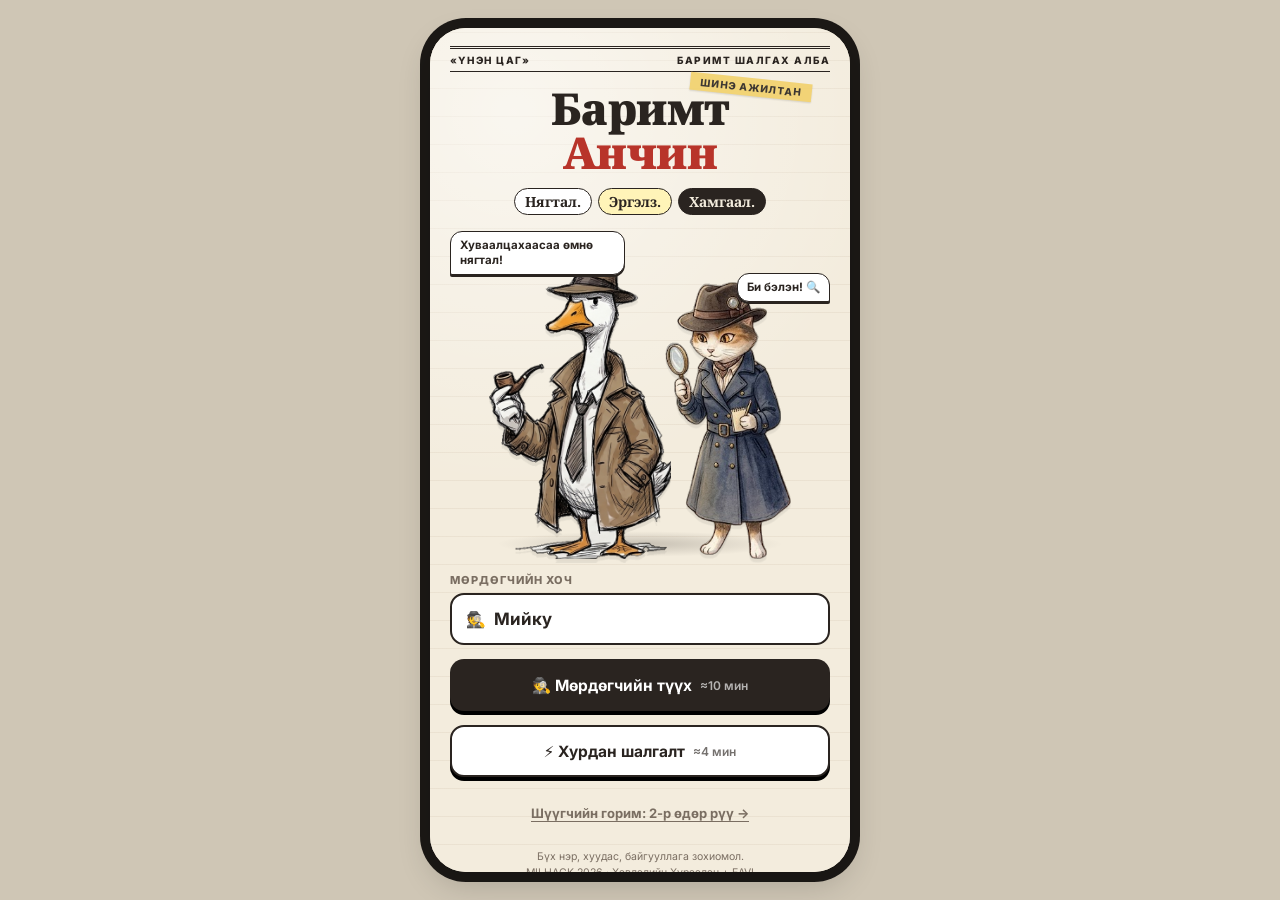
<file: index.html>
<!doctype html>
<html lang="mn">
<head>
<meta charset="utf-8">
<meta name="viewport" content="width=device-width, initial-scale=1, viewport-fit=cover">
<meta name="theme-color" content="#2A2420">
<title>Баримт Анчин</title>
<meta name="description" content="Хуурамч мэдээлэл таних мөрдөгчийн тоглоом. Нягтал. Эргэлз. Хамгаал.">
<link rel="preconnect" href="https://fonts.googleapis.com">
<link rel="preconnect" href="https://fonts.gstatic.com" crossorigin>
<link href="https://fonts.googleapis.com/css2?family=Inter:wght@400;500;600;700;800;900&family=Noto+Serif:wght@700;900&display=swap" rel="stylesheet">
<link rel="stylesheet" href="css/style.css">
</head>
<body>
<main id="app" class="phone" aria-live="polite"></main>

<script src="data/cases.js"></script>
<script src="js/state.js"></script>
<script src="js/screens.js"></script>
<script src="js/investigate.js"></script>
<script src="js/main.js"></script>
</body>
</html>
</file>
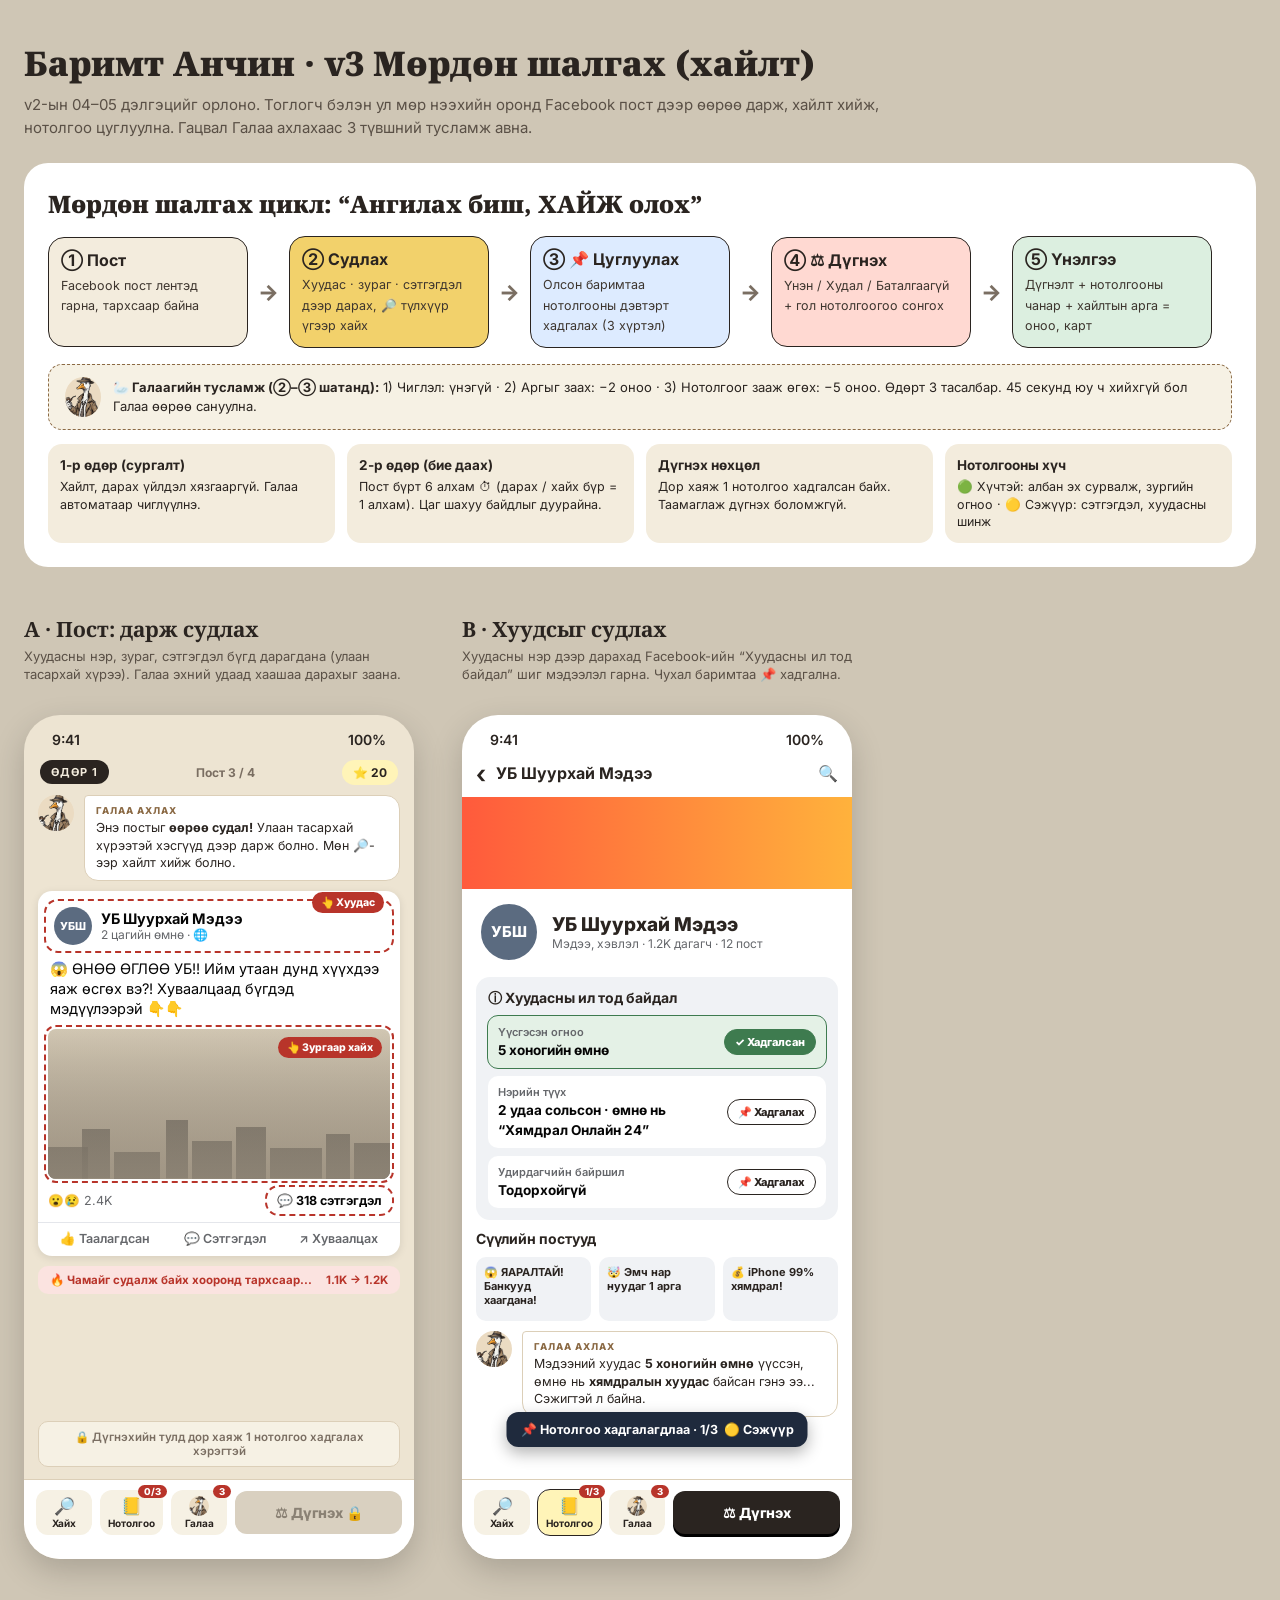
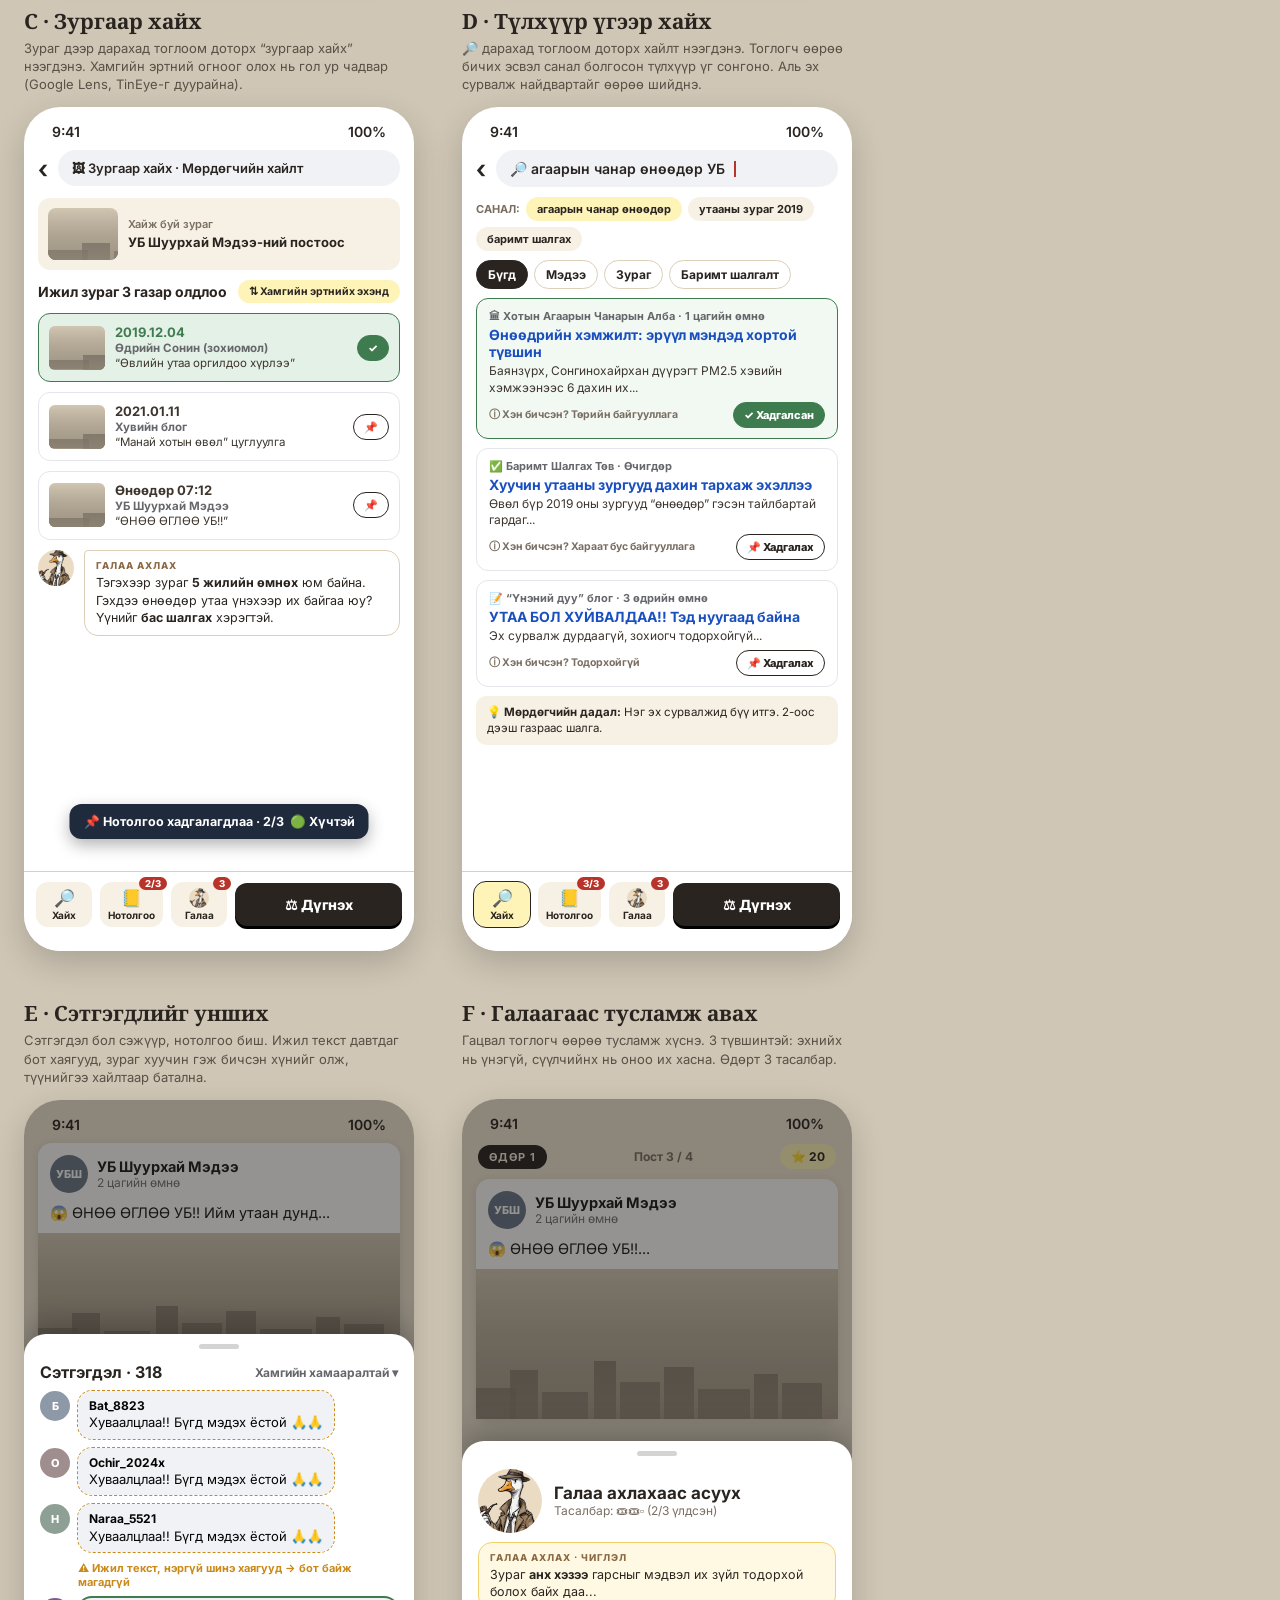
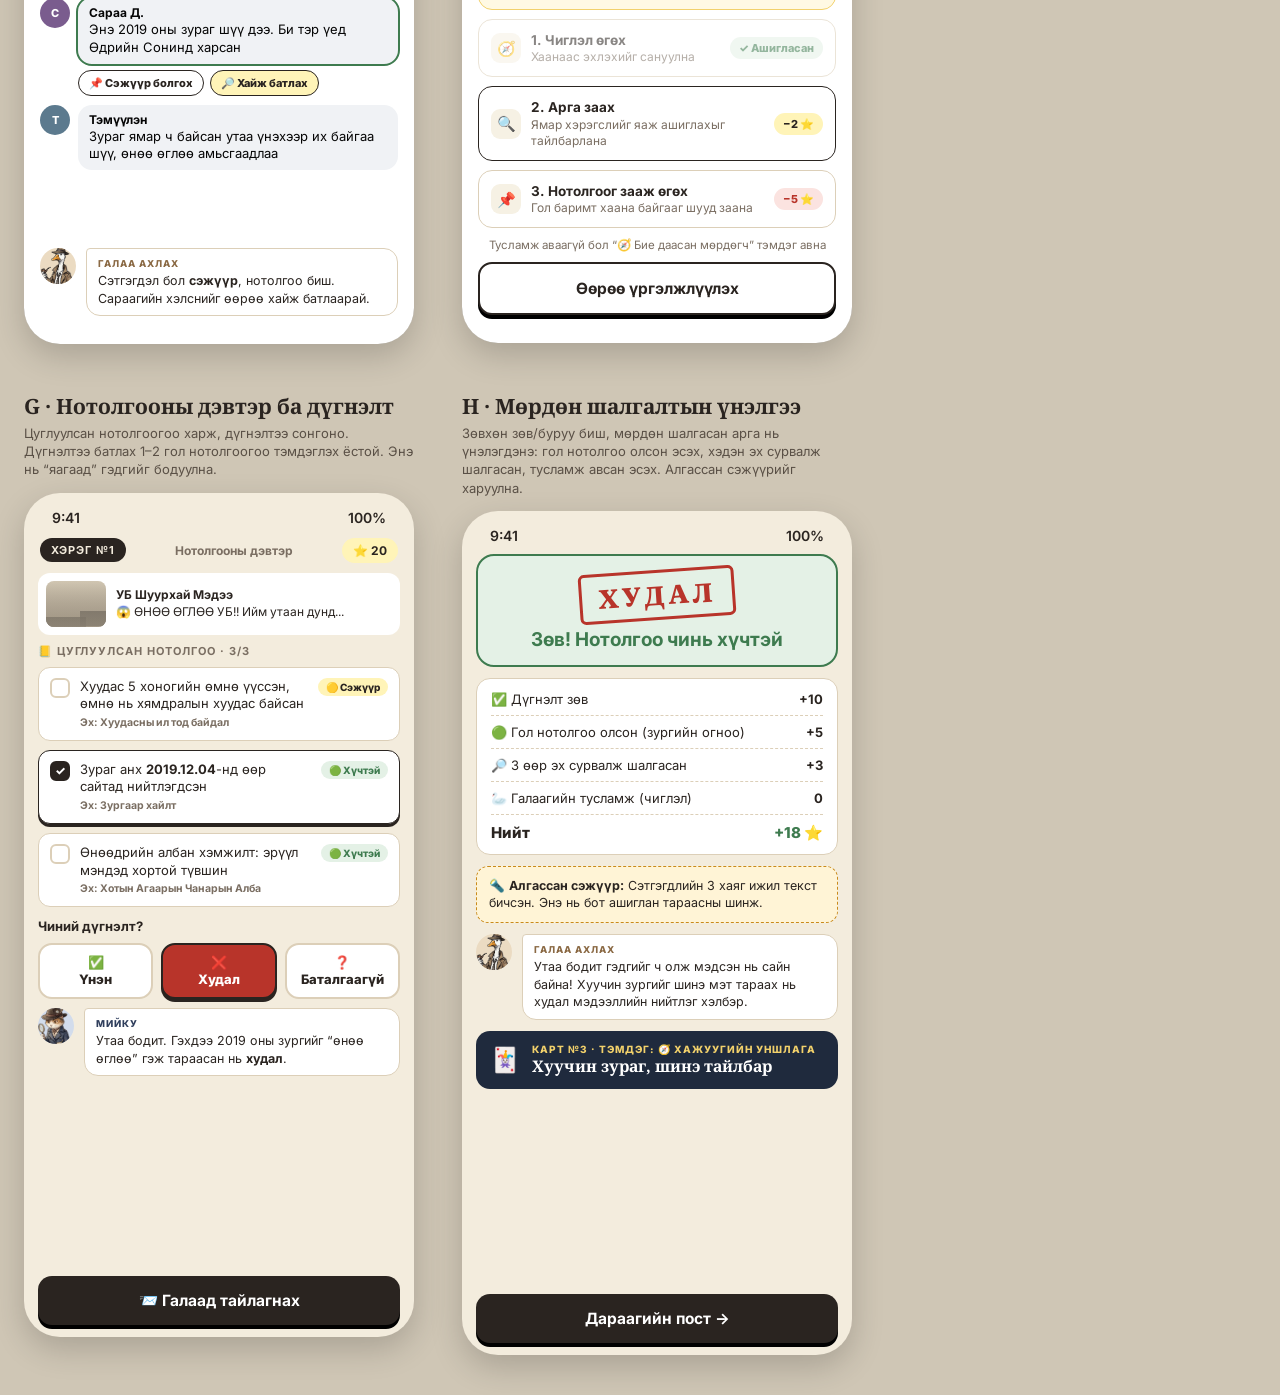
<file: design/design-reference.html>
<!doctype html>
<html lang="mn">
<head>
<meta charset="utf-8">
<meta name="viewport" content="width=device-width, initial-scale=1">
<title>Баримт Анчин v3</title>
<link href="https://fonts.googleapis.com/css2?family=Inter:wght@400;500;600;700;800&family=Noto+Serif:wght@700;900&display=swap" rel="stylesheet">
<style>
:root{--paper:#F3ECDD;--paper2:#E9DFC9;--ink:#2A2420;--muted:#7A6E62;--line:#DCCFB8;--red:#B8342A;--green:#3E7B4F;--amber:#C98A1B;--navy:#1F2A3D;--brown:#8B6A45;--tape:#F2D16B;--fbg:#65676B;--fbl:#E4E6EB;--fbbg:#F0F2F5;}
*{box-sizing:border-box;margin:0;padding:0}
body{background:#CFC6B5;font-family:Inter,Arial,sans-serif;color:var(--ink);padding:40px 24px}
h1{font-family:"Noto Serif",serif;font-weight:900;font-size:34px}
.lead{color:#5a5046;font-size:15px;margin:8px 0 24px;max-width:900px;line-height:1.5}
.flow{background:#fff;border-radius:24px;padding:24px;margin-bottom:48px;max-width:1240px}
.steps{display:flex;gap:10px;align-items:center;flex-wrap:wrap;margin:16px 0}
.step{width:200px;min-height:110px;border:1.5px solid var(--ink);border-radius:16px;padding:12px}
.step b{display:block;font-size:16px;margin-bottom:4px}.step span{font-size:12.5px;line-height:1.4;color:#3D352E}
.arrow{font-size:22px;font-weight:800;color:var(--muted)}
.loop{display:flex;gap:12px;align-items:center;border:1.5px dashed var(--brown);background:#F6F1E4;border-radius:14px;padding:12px 16px;font-size:13px;line-height:1.45}
.loop img{width:40px;height:40px;border-radius:50%;object-fit:cover;object-position:50% 8%;background:#EBDBC2}
.rules{display:grid;grid-template-columns:repeat(4,1fr);gap:12px;margin-top:14px}
.rules div{background:var(--paper);border-radius:14px;padding:12px;font-size:12.5px;line-height:1.4}.rules b{display:block;font-size:13.5px;margin-bottom:4px}
.row{display:flex;gap:48px;flex-wrap:wrap;align-items:flex-start}
.cap{width:390px}.cap h3{font-family:"Noto Serif",serif;font-size:21px;margin-bottom:4px}.cap p{font-size:13px;color:#5a5046;line-height:1.4;margin-bottom:14px;min-height:54px}
.screen{width:390px;height:844px;border-radius:36px;overflow:hidden;display:flex;flex-direction:column;position:relative;box-shadow:0 12px 32px rgba(0,0,0,.18);background:#EDE4D2}
.status{display:flex;justify-content:space-between;padding:16px 28px 8px;font-size:14px;font-weight:600}
.hud{display:flex;justify-content:space-between;align-items:center;padding:4px 16px 8px}
.chip{display:inline-flex;align-items:center;border-radius:999px;padding:5px 11px;font-size:11px;font-weight:700;white-space:nowrap}
.dark{background:var(--ink);color:var(--paper);letter-spacing:1px}.gold{background:#FFF4B8;font-size:12px}
.body{flex:1;display:flex;flex-direction:column;gap:10px;padding:2px 14px 12px;min-height:0}
.hint{display:flex;gap:10px;align-items:flex-start}
.av{width:36px;height:36px;border-radius:50%;object-fit:cover;flex-shrink:0;background:#EBDBC2}
.av.g{object-position:50% 6%}.av.c{object-position:50% 4%;background:#D2DCEC}
.bubble{background:#fff;border:1.5px solid var(--line);border-radius:4px 14px 14px 14px;padding:8px 11px;font-size:12.5px;line-height:1.4;flex:1}
.bubble small{display:block;font-size:9.5px;font-weight:800;letter-spacing:1px;color:var(--brown);margin-bottom:2px}
.post{background:#fff;border-radius:14px;box-shadow:0 2px 8px rgba(0,0,0,.1);padding-top:12px;display:flex;flex-direction:column;gap:10px}
.ph{display:flex;gap:9px;align-items:center}
.pav{width:38px;height:38px;border-radius:50%;background:#5B6B80;color:#fff;font-weight:800;font-size:11px;display:flex;align-items:center;justify-content:center;flex-shrink:0}
.pn{font-size:14.5px;font-weight:700;color:#050505}.pm{font-size:12px;color:var(--fbg)}
.ptxt{padding:0 12px;font-size:14.5px;line-height:1.38;color:#050505}
.smog{position:relative;overflow:hidden;background:linear-gradient(#CFC4AF,#7D7366)}
.smog::before{content:"";position:absolute;inset:auto 0 0 0;height:60%;background:
 linear-gradient(#3F3A35bf,#3F3A35bf) 0 100%/40px 35% no-repeat,linear-gradient(#3F3A35bf,#3F3A35bf) 34px 100%/28px 55% no-repeat,
 linear-gradient(#3F3A35bf,#3F3A35bf) 66px 100%/46px 30% no-repeat,linear-gradient(#3F3A35bf,#3F3A35bf) 118px 100%/22px 65% no-repeat,
 linear-gradient(#3F3A35bf,#3F3A35bf) 144px 100%/40px 42% no-repeat,linear-gradient(#3F3A35bf,#3F3A35bf) 188px 100%/30px 58% no-repeat,
 linear-gradient(#3F3A35bf,#3F3A35bf) 222px 100%/52px 34% no-repeat,linear-gradient(#3F3A35bf,#3F3A35bf) 278px 100%/24px 50% no-repeat,
 linear-gradient(#3F3A35bf,#3F3A35bf) 306px 100%/40px 40% no-repeat;}
.smog::after{content:"";position:absolute;inset:0;background:linear-gradient(rgba(217,209,194,.15),rgba(191,179,158,.55))}
.hot{outline:2px dashed var(--red);outline-offset:2px;border-radius:10px;position:relative}
.tag{position:absolute;background:var(--red);color:#fff;font-size:10.5px;font-weight:800;border-radius:999px;padding:4px 9px;z-index:2;white-space:nowrap}
.react{display:flex;justify-content:space-between;align-items:center;padding:0 10px;font-size:12.5px;color:var(--fbg)}
.acts{display:flex;justify-content:space-between;border-top:1px solid var(--fbl);padding:8px 22px 10px;font-size:12.5px;font-weight:600;color:var(--fbg)}
.viral{display:flex;justify-content:space-between;background:#FBE3E0;color:var(--red);font-weight:700;font-size:11.5px;border-radius:10px;padding:7px 12px}
.spacer{flex:1}
.bar{background:#fff;border-top:1.5px solid var(--line);display:flex;gap:8px;align-items:center;padding:10px 12px 24px}
.tool{position:relative;background:#F6F1E4;border-radius:12px;padding:6px 8px;display:flex;flex-direction:column;align-items:center;font-size:10px;font-weight:700;gap:1px;min-width:56px}
.tool.on{background:#FFF4B8;outline:1.5px solid var(--ink)}
.tool .ic{font-size:17px;line-height:20px}.tool img{width:20px;height:20px;border-radius:50%;object-fit:cover;object-position:50% 6%;background:#EBDBC2}
.badge{position:absolute;top:-5px;right:-4px;background:var(--red);color:#fff;font-size:9.5px;font-weight:800;border-radius:999px;padding:1px 6px}
.judge{flex:1;border-radius:12px;padding:13px 8px;text-align:center;font-size:14px;font-weight:800;background:var(--ink);color:#fff;box-shadow:0 3px 0 #000}
.judge.off{background:#D9D0C0;color:#8A8174;box-shadow:none}
.toast{position:absolute;left:50%;transform:translateX(-50%);bottom:112px;background:var(--navy);color:#fff;font-size:12.5px;font-weight:700;border-radius:12px;padding:10px 14px;white-space:nowrap;box-shadow:0 6px 16px rgba(0,0,0,.3)}
.pin{border:1.5px solid var(--ink);border-radius:999px;padding:5px 10px;font-size:11px;font-weight:800;background:#fff;white-space:nowrap}
.pin.on{background:var(--green);border-color:var(--green);color:#fff}
.fact{display:flex;gap:8px;align-items:center;background:#fff;border-radius:10px;padding:9px 10px}
.fact.on{background:#E4F1E6;outline:1.5px solid var(--green)}
.fact div{flex:1}.fact small{display:block;font-size:11px;font-weight:600;color:var(--fbg)}.fact b{font-size:13.5px;color:#050505}
.res{display:flex;gap:10px;align-items:center;background:#fff;border:1.5px solid var(--fbl);border-radius:12px;padding:10px}
.res.on{background:#E4F1E6;border-color:var(--green)}
.res .th{width:56px;height:44px;border-radius:6px;flex-shrink:0}
.res div.t{flex:1;font-size:11.5px;line-height:1.3;color:#3D352E}.res div.t b{display:block;font-size:13px}.res div.t i{font-style:normal;font-weight:700;color:var(--fbg)}
.search{display:flex;align-items:center;gap:8px;background:var(--fbbg);border-radius:999px;padding:10px 14px;font-size:14px;font-weight:600}
.cursor{display:inline-block;width:2px;height:16px;background:var(--red);vertical-align:middle;margin-left:1px}
.tabs{display:flex;gap:6px}.tabs span{font-size:12px;font-weight:700;padding:6px 11px;border-radius:999px;background:#fff;border:1.5px solid var(--line)}
.tabs span.on{background:var(--ink);color:#fff;border-color:var(--ink)}
.sr{background:#fff;border-radius:12px;padding:10px 12px;display:flex;flex-direction:column;gap:3px;border:1.5px solid var(--fbl)}
.sr .src{font-size:11px;font-weight:700;color:var(--fbg)}.sr .h{font-size:14px;font-weight:700;color:#1a4fbf}.sr .s{font-size:12px;color:#3D352E;line-height:1.35}
.sr .foot{display:flex;justify-content:space-between;align-items:center;margin-top:3px}
.who{font-size:10.5px;font-weight:700;color:var(--muted)}
.sheet{position:absolute;left:0;right:0;bottom:0;background:#fff;border-radius:22px 22px 0 0;padding:10px 16px 28px;box-shadow:0 -8px 30px rgba(0,0,0,.25);display:flex;flex-direction:column;gap:9px}
.grab{width:40px;height:5px;border-radius:9px;background:#D4D4D4;margin:0 auto 4px}
.dim{position:absolute;inset:0;background:rgba(20,18,16,.45)}
.cmt{display:flex;gap:8px;align-items:flex-start}
.cav{width:30px;height:30px;border-radius:50%;flex-shrink:0;color:#fff;font-size:11px;font-weight:800;display:flex;align-items:center;justify-content:center}
.cb{background:var(--fbbg);border-radius:14px;padding:7px 11px;font-size:13px;line-height:1.35;color:#050505}
.cb b{display:block;font-size:12px}
.cmt.bot .cb{outline:1.5px dashed var(--amber)}
.lvl{border:1.5px solid var(--line);border-radius:14px;padding:11px 12px;display:flex;gap:10px;align-items:center}
.lvl .n{width:30px;height:30px;border-radius:9px;background:#F6F1E4;display:flex;align-items:center;justify-content:center;font-size:15px;flex-shrink:0}
.lvl div.t{flex:1;font-size:12px;color:var(--muted);line-height:1.35}.lvl div.t b{display:block;font-size:13.5px;color:var(--ink)}
.cost{font-size:11px;font-weight:800;border-radius:999px;padding:4px 9px;white-space:nowrap}
.ev{background:#fff;border:1.5px solid var(--line);border-radius:12px;padding:10px 11px;display:flex;gap:10px;align-items:flex-start}
.ev.sel{border-color:var(--ink);box-shadow:0 3px 0 var(--ink)}
.ev .box{width:20px;height:20px;border-radius:6px;border:2px solid var(--line);flex-shrink:0;display:flex;align-items:center;justify-content:center;font-size:12px;font-weight:800;color:#fff}
.ev.sel .box{background:var(--ink);border-color:var(--ink)}
.ev div.t{flex:1;font-size:13px;line-height:1.35}.ev div.t small{display:block;font-size:10.5px;font-weight:700;color:var(--muted);margin-top:3px}
.str{font-size:10px;font-weight:800;border-radius:999px;padding:3px 8px;white-space:nowrap}
.verd{display:flex;gap:8px}.verd div{flex:1;text-align:center;border:2px solid var(--line);border-radius:14px;padding:9px 4px;font-size:13px;font-weight:800;background:#fff;line-height:1.3}
.verd div.on{background:var(--red);color:#fff;border-color:var(--ink);box-shadow:0 3px 0 var(--ink)}
.btn{border-radius:14px;padding:15px;text-align:center;font-weight:700;font-size:15.5px;background:var(--ink);color:#fff;box-shadow:0 4px 0 #000}
.score{background:#fff;border-radius:14px;padding:4px 14px;border:1.5px solid var(--line)}
.score div{display:flex;justify-content:space-between;padding:8px 0;font-size:13px;border-bottom:1px dashed var(--line)}
.score div:last-child{border:none;font-weight:800;font-size:15px}
.stamp{font-family:"Noto Serif",serif;font-weight:900;font-size:26px;color:var(--red);border:3px solid var(--red);border-radius:6px;padding:4px 16px;letter-spacing:4px;transform:rotate(-4deg)}
</style>
</head>
<body>
<h1>Баримт Анчин · v3 Мөрдөн шалгах (хайлт)</h1>
<p class="lead">v2-ын 04–05 дэлгэцийг орлоно. Тоглогч бэлэн ул мөр нээхийн оронд Facebook пост дээр өөрөө дарж, хайлт хийж, нотолгоо цуглуулна. Гацвал Галаа ахлахаас 3 түвшний тусламж авна.</p>

<div class="flow">
 <h1 style="font-size:24px">Мөрдөн шалгах цикл: “Ангилах биш, ХАЙЖ олох”</h1>
 <div class="steps">
  <div class="step" style="background:var(--paper)"><b>① Пост</b><span>Facebook пост лентэд гарна, тархсаар байна</span></div><div class="arrow">→</div>
  <div class="step" style="background:var(--tape)"><b>② Судлах</b><span>Хуудас · зураг · сэтгэгдэл дээр дарах, 🔎 түлхүүр үгээр хайх</span></div><div class="arrow">→</div>
  <div class="step" style="background:#DDEBFF"><b>③ 📌 Цуглуулах</b><span>Олсон баримтаа нотолгооны дэвтэрт хадгалах (3 хүртэл)</span></div><div class="arrow">→</div>
  <div class="step" style="background:#FFD9D2"><b>④ ⚖ Дүгнэх</b><span>Үнэн / Худал / Баталгаагүй + гол нотолгоогоо сонгох</span></div><div class="arrow">→</div>
  <div class="step" style="background:#DCEFE0"><b>⑤ Үнэлгээ</b><span>Дүгнэлт + нотолгооны чанар + хайлтын арга = оноо, карт</span></div>
 </div>
 <div class="loop"><img src="../assets/galaa.png" alt=""><div><b>🦢 Галаагийн тусламж (②–③ шатанд):</b> 1) Чиглэл: үнэгүй · 2) Аргыг заах: −2 оноо · 3) Нотолгоог зааж өгөх: −5 оноо. Өдөрт 3 тасалбар. 45 секунд юу ч хийхгүй бол Галаа өөрөө сануулна.</div></div>
 <div class="rules">
  <div><b>1-р өдөр (сургалт)</b>Хайлт, дарах үйлдэл хязгааргүй. Галаа автоматаар чиглүүлнэ.</div>
  <div><b>2-р өдөр (бие даах)</b>Пост бүрт 6 алхам ⏱ (дарах / хайх бүр = 1 алхам). Цаг шахуу байдлыг дуурайна.</div>
  <div><b>Дүгнэх нөхцөл</b>Дор хаяж 1 нотолгоо хадгалсан байх. Таамаглаж дүгнэх боломжгүй.</div>
  <div><b>Нотолгооны хүч</b>🟢 Хүчтэй: албан эх сурвалж, зургийн огноо · 🟡 Сэжүүр: сэтгэгдэл, хуудасны шинж</div>
 </div>
</div>

<div class="row">

<!-- A -->
<div class="cap"><h3>A · Пост: дарж судлах</h3><p>Хуудасны нэр, зураг, сэтгэгдэл бүгд дарагдана (улаан тасархай хүрээ). Галаа эхний удаад хаашаа дарахыг заана.</p>
<div class="screen">
 <div class="status"><span>9:41</span><span>100%</span></div>
 <div class="hud"><span class="chip dark">ӨДӨР 1</span><b style="font-size:12px;color:var(--muted)">Пост 3 / 4</b><span class="chip gold">⭐ 20</span></div>
 <div class="body">
  <div class="hint"><img class="av g" src="../assets/galaa.png"><div class="bubble"><small>ГАЛАА АХЛАХ</small>Энэ постыг <b>өөрөө судал!</b> Улаан тасархай хүрээтэй хэсгүүд дээр дарж болно. Мөн 🔎-ээр хайлт хийж болно.</div></div>
  <div class="post">
   <div style="padding:0 10px"><div class="ph hot" style="padding:4px 6px"><div class="pav">УБШ</div><div style="flex:1"><div class="pn">УБ Шуурхай Мэдээ</div><div class="pm">2 цагийн өмнө · 🌐</div></div><span class="tag" style="right:6px;top:-11px">👆 Хуудас</span></div></div>
   <div class="ptxt">😱 ӨНӨӨ ӨГЛӨӨ УБ!! Ийм утаан дунд хүүхдээ яаж өсгөх вэ?! Хуваалцаад бүгдэд мэдүүлээрэй 👇👇</div>
   <div style="padding:0 10px"><div class="smog hot" style="height:150px;border-radius:8px"><span class="tag" style="right:8px;top:8px">👆 Зургаар хайх</span></div></div>
   <div class="react"><span>😮😢 2.4K</span><span class="hot" style="padding:4px 8px;color:#050505;font-weight:700">💬 318 сэтгэгдэл</span></div>
   <div class="acts"><span>👍 Таалагдсан</span><span>💬 Сэтгэгдэл</span><span>↗ Хуваалцах</span></div>
  </div>
  <div class="viral"><span>🔥 Чамайг судалж байх хооронд тархсаар...</span><span>1.1K → 1.2K</span></div>
  <div class="spacer"></div>
  <div style="background:#F6F1E4;border:1px solid var(--line);border-radius:10px;padding:8px 12px;font-size:11.5px;font-weight:600;color:var(--muted);text-align:center">🔒 Дүгнэхийн тулд дор хаяж 1 нотолгоо хадгалах хэрэгтэй</div>
 </div>
 <div class="bar"><div class="tool"><span class="ic">🔎</span>Хайх</div><div class="tool"><span class="ic">📒</span>Нотолгоо<span class="badge">0/3</span></div><div class="tool"><img src="../assets/galaa.png">Галаа<span class="badge">3</span></div><div class="judge off">⚖ Дүгнэх 🔒</div></div>
</div></div>

<!-- B -->
<div class="cap"><h3>B · Хуудсыг судлах</h3><p>Хуудасны нэр дээр дарахад Facebook-ийн “Хуудасны ил тод байдал” шиг мэдээлэл гарна. Чухал баримтаа 📌 хадгална.</p>
<div class="screen" style="background:#fff">
 <div class="status"><span>9:41</span><span>100%</span></div>
 <div style="display:flex;gap:10px;align-items:center;padding:2px 14px 8px"><span style="font-size:26px;font-weight:600">‹</span><b style="flex:1;font-size:16px">УБ Шуурхай Мэдээ</b><span>🔍</span></div>
 <div style="height:92px;background:linear-gradient(90deg,#FF5A3C,#FFB23C)"></div>
 <div style="display:flex;gap:12px;align-items:center;padding:12px 16px 6px"><div class="pav" style="width:62px;height:62px;font-size:15px;border:3px solid #fff">УБШ</div><div><div style="font-size:19px;font-weight:800">УБ Шуурхай Мэдээ</div><div class="pm">Мэдээ, хэвлэл · 1.2K дагагч · 12 пост</div></div></div>
 <div class="body" style="padding-top:8px">
  <div style="background:var(--fbbg);border-radius:14px;padding:12px;display:flex;flex-direction:column;gap:8px">
   <b style="font-size:14px">ⓘ Хуудасны ил тод байдал</b>
   <div class="fact on"><div><small>Үүсгэсэн огноо</small><b>5 хоногийн өмнө</b></div><span class="pin on">✓ Хадгалсан</span></div>
   <div class="fact"><div><small>Нэрийн түүх</small><b>2 удаа сольсон · өмнө нь “Хямдрал Онлайн 24”</b></div><span class="pin">📌 Хадгалах</span></div>
   <div class="fact"><div><small>Удирдагчийн байршил</small><b>Тодорхойгүй</b></div><span class="pin">📌 Хадгалах</span></div>
  </div>
  <b style="font-size:14px">Сүүлийн постууд</b>
  <div style="display:flex;gap:8px">
   <div style="flex:1;background:var(--fbbg);border-radius:10px;padding:8px;font-size:11px;font-weight:700;height:64px">😱 ЯАРАЛТАЙ! Банкууд хаагдана!</div>
   <div style="flex:1;background:var(--fbbg);border-radius:10px;padding:8px;font-size:11px;font-weight:700;height:64px">🤯 Эмч нар нуудаг 1 арга</div>
   <div style="flex:1;background:var(--fbbg);border-radius:10px;padding:8px;font-size:11px;font-weight:700;height:64px">💰 iPhone 99% хямдрал!</div>
  </div>
  <div class="hint"><img class="av g" src="../assets/galaa.png"><div class="bubble"><small>ГАЛАА АХЛАХ</small>Мэдээний хуудас <b>5 хоногийн өмнө</b> үүссэн, өмнө нь <b>хямдралын хуудас</b> байсан гэнэ ээ... Сэжигтэй л байна.</div></div>
 </div>
 <div class="toast">📌 Нотолгоо хадгалагдлаа · 1/3 &nbsp;🟡 Сэжүүр</div>
 <div class="bar"><div class="tool"><span class="ic">🔎</span>Хайх</div><div class="tool on"><span class="ic">📒</span>Нотолгоо<span class="badge">1/3</span></div><div class="tool"><img src="../assets/galaa.png">Галаа<span class="badge">3</span></div><div class="judge">⚖ Дүгнэх</div></div>
</div></div>

<!-- C -->
<div class="cap"><h3>C · Зургаар хайх</h3><p>Зураг дээр дарахад тоглоом доторх “зургаар хайх” нээгдэнэ. Хамгийн эртний огноог олох нь гол ур чадвар (Google Lens, TinEye-г дуурайна).</p>
<div class="screen" style="background:#fff">
 <div class="status"><span>9:41</span><span>100%</span></div>
 <div style="display:flex;gap:10px;align-items:center;padding:2px 14px 10px"><span style="font-size:26px;font-weight:600">‹</span><div class="search" style="flex:1;font-size:13px">🖼 Зургаар хайх · Мөрдөгчийн хайлт</div></div>
 <div class="body">
  <div style="display:flex;gap:10px;align-items:center;background:#F6F1E4;border-radius:12px;padding:10px"><div class="smog" style="width:70px;height:52px;border-radius:8px"></div><div><div style="font-size:11px;font-weight:600;color:var(--muted)">Хайж буй зураг</div><b style="font-size:13px">УБ Шуурхай Мэдээ-ний постоос</b></div></div>
  <div style="display:flex;justify-content:space-between;align-items:center"><b style="font-size:14px">Ижил зураг 3 газар олдлоо</b><span class="chip gold" style="font-size:10.5px">⇅ Хамгийн эртнийх эхэнд</span></div>
  <div class="res on"><div class="smog th"></div><div class="t"><b style="color:var(--green)">2019.12.04</b><i>Өдрийн Сонин (зохиомол)</i><br>“Өвлийн утаа оргилдоо хүрлээ”</div><span class="pin on">✓</span></div>
  <div class="res"><div class="smog th"></div><div class="t"><b>2021.01.11</b><i>Хувийн блог</i><br>“Манай хотын өвөл” цуглуулга</div><span class="pin">📌</span></div>
  <div class="res"><div class="smog th"></div><div class="t"><b>Өнөөдөр 07:12</b><i>УБ Шуурхай Мэдээ</i><br>“ӨНӨӨ ӨГЛӨӨ УБ!!”</div><span class="pin">📌</span></div>
  <div class="hint"><img class="av g" src="../assets/galaa.png"><div class="bubble"><small>ГАЛАА АХЛАХ</small>Тэгэхээр зураг <b>5 жилийн өмнөх</b> юм байна. Гэхдээ өнөөдөр утаа үнэхээр их байгаа юу? Үүнийг <b>бас шалгах</b> хэрэгтэй.</div></div>
 </div>
 <div class="toast">📌 Нотолгоо хадгалагдлаа · 2/3 &nbsp;🟢 Хүчтэй</div>
 <div class="bar"><div class="tool"><span class="ic">🔎</span>Хайх</div><div class="tool"><span class="ic">📒</span>Нотолгоо<span class="badge">2/3</span></div><div class="tool"><img src="../assets/galaa.png">Галаа<span class="badge">3</span></div><div class="judge">⚖ Дүгнэх</div></div>
</div></div>

<!-- D -->
<div class="cap"><h3>D · Түлхүүр үгээр хайх</h3><p>🔎 дарахад тоглоом доторх хайлт нээгдэнэ. Тоглогч өөрөө бичих эсвэл санал болгосон түлхүүр үг сонгоно. Аль эх сурвалж найдвартайг өөрөө шийднэ.</p>
<div class="screen" style="background:#fff">
 <div class="status"><span>9:41</span><span>100%</span></div>
 <div style="display:flex;gap:10px;align-items:center;padding:2px 14px 8px"><span style="font-size:26px;font-weight:600">‹</span><div class="search" style="flex:1">🔎 агаарын чанар өнөөдөр УБ<span class="cursor"></span></div></div>
 <div class="body" style="gap:9px">
  <div style="display:flex;gap:6px;flex-wrap:wrap;align-items:center"><span style="font-size:11px;font-weight:700;color:var(--muted)">САНАЛ:</span><span class="chip" style="background:#FFF4B8">агаарын чанар өнөөдөр</span><span class="chip" style="background:#F6F1E4">утааны зураг 2019</span><span class="chip" style="background:#F6F1E4">баримт шалгах</span></div>
  <div class="tabs"><span class="on">Бүгд</span><span>Мэдээ</span><span>Зураг</span><span>Баримт шалгалт</span></div>
  <div class="sr" style="border-color:var(--green);background:#F2F9F3"><span class="src">🏛 Хотын Агаарын Чанарын Алба · 1 цагийн өмнө</span><span class="h">Өнөөдрийн хэмжилт: эрүүл мэндэд хортой түвшин</span><span class="s">Баянзүрх, Сонгинохайрхан дүүрэгт PM2.5 хэвийн хэмжээнээс 6 дахин их...</span><div class="foot"><span class="who">ⓘ Хэн бичсэн? Төрийн байгууллага</span><span class="pin on">✓ Хадгалсан</span></div></div>
  <div class="sr"><span class="src">✅ Баримт Шалгах Төв · Өчигдөр</span><span class="h">Хуучин утааны зургууд дахин тархаж эхэллээ</span><span class="s">Өвөл бүр 2019 оны зургууд “өнөөдөр” гэсэн тайлбартай гардаг...</span><div class="foot"><span class="who">ⓘ Хэн бичсэн? Хараат бус байгууллага</span><span class="pin">📌 Хадгалах</span></div></div>
  <div class="sr"><span class="src">📝 “Үнэний дуу” блог · 3 өдрийн өмнө</span><span class="h">УТАА БОЛ ХУЙВАЛДАА!! Тэд нуугаад байна</span><span class="s">Эх сурвалж дурдаагүй, зохиогч тодорхойгүй...</span><div class="foot"><span class="who">ⓘ Хэн бичсэн? Тодорхойгүй</span><span class="pin">📌 Хадгалах</span></div></div>
  <div style="background:#F6F1E4;border-radius:10px;padding:8px 11px;font-size:11.5px;line-height:1.4">💡 <b>Мөрдөгчийн дадал:</b> Нэг эх сурвалжид бүү итгэ. 2-оос дээш газраас шалга.</div>
 </div>
 <div class="bar"><div class="tool on"><span class="ic">🔎</span>Хайх</div><div class="tool"><span class="ic">📒</span>Нотолгоо<span class="badge">3/3</span></div><div class="tool"><img src="../assets/galaa.png">Галаа<span class="badge">3</span></div><div class="judge">⚖ Дүгнэх</div></div>
</div></div>

<!-- E -->
<div class="cap"><h3>E · Сэтгэгдлийг унших</h3><p>Сэтгэгдэл бол сэжүүр, нотолгоо биш. Ижил текст давтдаг бот хаягууд, зураг хуучин гэж бичсэн хүнийг олж, түүнийгээ хайлтаар батална.</p>
<div class="screen">
 <div class="status"><span>9:41</span><span>100%</span></div>
 <div class="body"><div class="post" style="opacity:.9"><div class="ph" style="padding:0 12px"><div class="pav">УБШ</div><div><div class="pn">УБ Шуурхай Мэдээ</div><div class="pm">2 цагийн өмнө</div></div></div><div class="ptxt">😱 ӨНӨӨ ӨГЛӨӨ УБ!! Ийм утаан дунд...</div><div class="smog" style="height:120px"></div></div></div>
 <div class="dim"></div>
 <div class="sheet" style="height:610px">
  <div class="grab"></div>
  <div style="display:flex;justify-content:space-between;align-items:center"><b style="font-size:16px">Сэтгэгдэл · 318</b><span style="font-size:12px;font-weight:700;color:var(--fbg)">Хамгийн хамааралтай ▾</span></div>
  <div class="cmt bot"><div class="cav" style="background:#8E99A8">Б</div><div><div class="cb"><b>Bat_8823</b>Хуваалцлаа!! Бүгд мэдэх ёстой 🙏🙏</div></div></div>
  <div class="cmt bot"><div class="cav" style="background:#A08E8E">О</div><div><div class="cb"><b>Ochir_2024x</b>Хуваалцлаа!! Бүгд мэдэх ёстой 🙏🙏</div></div></div>
  <div class="cmt bot"><div class="cav" style="background:#8EA095">Н</div><div><div class="cb"><b>Naraa_5521</b>Хуваалцлаа!! Бүгд мэдэх ёстой 🙏🙏</div></div></div>
  <div style="font-size:11px;font-weight:700;color:var(--amber);padding-left:38px">⚠ Ижил текст, нэргүй шинэ хаягууд → бот байж магадгүй</div>
  <div class="cmt"><div class="cav" style="background:#7A5C8E">С</div><div style="flex:1"><div class="cb" style="outline:2px solid var(--green)"><b>Сараа Д.</b>Энэ 2019 оны зураг шүү дээ. Би тэр үед Өдрийн Сонинд харсан</div><div style="display:flex;gap:6px;margin-top:6px"><span class="pin">📌 Сэжүүр болгох</span><span class="pin" style="background:#FFF4B8">🔎 Хайж батлах</span></div></div></div>
  <div class="cmt"><div class="cav" style="background:#5C7A8E">Т</div><div><div class="cb"><b>Тэмүүлэн</b>Зураг ямар ч байсан утаа үнэхээр их байгаа шүү, өнөө өглөө амьсгаадлаа</div></div></div>
  <div class="hint" style="margin-top:auto"><img class="av g" src="../assets/galaa.png"><div class="bubble"><small>ГАЛАА АХЛАХ</small>Сэтгэгдэл бол <b>сэжүүр</b>, нотолгоо биш. Сараагийн хэлснийг өөрөө хайж батлаарай.</div></div>
 </div>
</div></div>

<!-- F -->
<div class="cap"><h3>F · Галаагаас тусламж авах</h3><p>Гацвал тоглогч өөрөө тусламж хүснэ. 3 түвшинтэй: эхнийх нь үнэгүй, сүүлчийнх нь оноо их хасна. Өдөрт 3 тасалбар.</p>
<div class="screen">
 <div class="status"><span>9:41</span><span>100%</span></div>
 <div class="hud"><span class="chip dark">ӨДӨР 1</span><b style="font-size:12px;color:var(--muted)">Пост 3 / 4</b><span class="chip gold">⭐ 20</span></div>
 <div class="body"><div class="post" style="opacity:.9"><div class="ph" style="padding:0 12px"><div class="pav">УБШ</div><div><div class="pn">УБ Шуурхай Мэдээ</div><div class="pm">2 цагийн өмнө</div></div></div><div class="ptxt">😱 ӨНӨӨ ӨГЛӨӨ УБ!!...</div><div class="smog" style="height:150px"></div></div></div>
 <div class="dim"></div>
 <div class="sheet">
  <div class="grab"></div>
  <div style="display:flex;gap:12px;align-items:center"><img src="../assets/galaa.png" style="width:64px;height:64px;border-radius:50%;object-fit:cover;object-position:50% 6%;background:#EBDBC2"><div style="flex:1"><b style="font-size:17px">Галаа ахлахаас асуух</b><div style="font-size:12px;color:var(--muted)">Тасалбар: 🎟🎟▫ (2/3 үлдсэн)</div></div></div>
  <div class="bubble" style="border-radius:14px;background:#FFF9E3;border-color:var(--tape)"><small>ГАЛАА АХЛАХ · ЧИГЛЭЛ</small>Зураг <b>анх хэзээ</b> гарсныг мэдвэл их зүйл тодорхой болох байх даа...</div>
  <div class="lvl" style="opacity:.55"><div class="n">🧭</div><div class="t"><b>1. Чиглэл өгөх</b>Хаанаас эхлэхийг сануулна</div><span class="cost" style="background:#E4F1E6;color:var(--green)">✓ Ашигласан</span></div>
  <div class="lvl" style="border-color:var(--ink)"><div class="n">🔍</div><div class="t"><b>2. Арга заах</b>Ямар хэрэгслийг яаж ашиглахыг тайлбарлана</div><span class="cost" style="background:#FFF4B8">−2 ⭐</span></div>
  <div class="lvl"><div class="n">📌</div><div class="t"><b>3. Нотолгоог зааж өгөх</b>Гол баримт хаана байгааг шууд заана</div><span class="cost" style="background:#FBE3E0;color:var(--red)">−5 ⭐</span></div>
  <div style="font-size:11.5px;color:var(--muted);text-align:center;line-height:1.4">Тусламж аваагүй бол “🧭 Бие даасан мөрдөгч” тэмдэг авна</div>
  <div class="btn" style="background:#fff;color:var(--ink);border:2px solid var(--ink)">Өөрөө үргэлжлүүлэх</div>
 </div>
</div></div>

<!-- G -->
<div class="cap"><h3>G · Нотолгооны дэвтэр ба дүгнэлт</h3><p>Цуглуулсан нотолгоогоо харж, дүгнэлтээ сонгоно. Дүгнэлтээ батлах 1–2 гол нотолгоогоо тэмдэглэх ёстой. Энэ нь “яагаад” гэдгийг бодуулна.</p>
<div class="screen" style="background:var(--paper)">
 <div class="status"><span>9:41</span><span>100%</span></div>
 <div class="hud"><span class="chip dark">ХЭРЭГ №1</span><b style="font-size:12px;color:var(--muted)">Нотолгооны дэвтэр</b><span class="chip gold">⭐ 20</span></div>
 <div class="body" style="gap:9px">
  <div style="display:flex;gap:10px;align-items:center;background:#fff;border-radius:12px;padding:8px"><div class="smog" style="width:60px;height:46px;border-radius:8px"></div><div style="font-size:12px;line-height:1.35"><b>УБ Шуурхай Мэдээ</b><br>😱 ӨНӨӨ ӨГЛӨӨ УБ!! Ийм утаан дунд...</div></div>
  <b style="font-size:11px;letter-spacing:1px;color:var(--muted)">📒 ЦУГЛУУЛСАН НОТОЛГОО · 3/3</b>
  <div class="ev"><span class="box"></span><div class="t">Хуудас 5 хоногийн өмнө үүссэн, өмнө нь хямдралын хуудас байсан<small>Эх: Хуудасны ил тод байдал</small></div><span class="str" style="background:#FFF4B8">🟡 Сэжүүр</span></div>
  <div class="ev sel"><span class="box">✓</span><div class="t">Зураг анх <b>2019.12.04</b>-нд өөр сайтад нийтлэгдсэн<small>Эх: Зургаар хайлт</small></div><span class="str" style="background:#E4F1E6;color:var(--green)">🟢 Хүчтэй</span></div>
  <div class="ev"><span class="box"></span><div class="t">Өнөөдрийн албан хэмжилт: эрүүл мэндэд хортой түвшин<small>Эх: Хотын Агаарын Чанарын Алба</small></div><span class="str" style="background:#E4F1E6;color:var(--green)">🟢 Хүчтэй</span></div>
  <b style="font-size:13px;margin-top:2px">Чиний дүгнэлт?</b>
  <div class="verd"><div>✅<br>Үнэн</div><div class="on">❌<br>Худал</div><div>❓<br>Баталгаагүй</div></div>
  <div class="hint"><img class="av c" src="../assets/miiku.png"><div class="bubble"><small style="color:#2F3E5C">МИЙКУ</small>Утаа бодит. Гэхдээ 2019 оны зургийг “өнөө өглөө” гэж тараасан нь <b>худал</b>.</div></div>
  <div class="spacer"></div>
  <div class="btn">📨 Галаад тайлагнах</div>
 </div>
</div></div>

<!-- H -->
<div class="cap"><h3>H · Мөрдөн шалгалтын үнэлгээ</h3><p>Зөвхөн зөв/буруу биш, мөрдөн шалгасан арга нь үнэлэгдэнэ: гол нотолгоо олсон эсэх, хэдэн эх сурвалж шалгасан, тусламж авсан эсэх. Алгассан сэжүүрийг харуулна.</p>
<div class="screen" style="background:var(--paper)">
 <div class="status"><span>9:41</span><span>100%</span></div>
 <div class="body" style="gap:11px">
  <div style="background:#E4F1E6;border:2px solid var(--green);border-radius:18px;padding:14px;display:flex;flex-direction:column;align-items:center;gap:8px"><span class="stamp">ХУДАЛ</span><b style="font-size:19px;color:var(--green)">Зөв! Нотолгоо чинь хүчтэй</b></div>
  <div class="score">
   <div><span>✅ Дүгнэлт зөв</span><b>+10</b></div>
   <div><span>🟢 Гол нотолгоо олсон (зургийн огноо)</span><b>+5</b></div>
   <div><span>🔎 3 өөр эх сурвалж шалгасан</span><b>+3</b></div>
   <div><span>🦢 Галаагийн тусламж (чиглэл)</span><b>0</b></div>
   <div><span>Нийт</span><span style="color:var(--green)">+18 ⭐</span></div>
  </div>
  <div style="background:#FFF4D6;border:1.5px dashed var(--amber);border-radius:12px;padding:10px 12px;font-size:12.5px;line-height:1.4">🔦 <b>Алгассан сэжүүр:</b> Сэтгэгдлийн 3 хаяг ижил текст бичсэн. Энэ нь бот ашиглан тараасны шинж.</div>
  <div class="hint"><img class="av g" src="../assets/galaa.png"><div class="bubble"><small>ГАЛАА АХЛАХ</small>Утаа бодит гэдгийг ч олж мэдсэн нь сайн байна! Хуучин зургийг шинэ мэт тараах нь худал мэдээллийн нийтлэг хэлбэр.</div></div>
  <div style="background:var(--navy);border-radius:14px;padding:12px 14px;display:flex;gap:12px;align-items:center;color:#fff"><span style="font-size:24px">🃏</span><div><div style="font-size:10px;font-weight:800;color:var(--tape);letter-spacing:1px">КАРТ №3 · ТЭМДЭГ: 🧭 ХАЖУУГИЙН УНШЛАГА</div><div style="font-family:'Noto Serif',serif;font-weight:700;font-size:16px">Хуучин зураг, шинэ тайлбар</div></div></div>
  <div class="spacer"></div>
  <div class="btn">Дараагийн пост →</div>
 </div>
</div></div>

</div>
</body>
</html>
</file>
<file: css/style.css>
/* Баримт Анчин — үндсэн CSS. Суурь: design/design-styles.css (A–H дэлгэц). */

/* ============================================================ 1. ТОКЕН */
:root{
  --paper:#F3ECDD;--paper2:#E9DFC9;--ink:#2A2420;--muted:#7A6E62;--line:#DCCFB8;
  --red:#B8342A;--green:#3E7B4F;--amber:#C98A1B;--navy:#1F2A3D;--brown:#8B6A45;--tape:#F2D16B;
  --fbg:#65676B;--fbl:#E4E6EB;--fbbg:#F0F2F5;
  --desk:#EDE4D2;--soft:#F6F1E4;--gold:#FFF4B8;--okbg:#E4F1E6;--badbg:#FBE3E0;--warnbg:#FFF4D6;
  --sans:Inter,system-ui,-apple-system,"Segoe UI",Roboto,Arial,sans-serif;
  --serif:"Noto Serif",Georgia,"Times New Roman",serif;
  --fast:180ms;--ease:cubic-bezier(.2,.8,.2,1);
  --safe-b:env(safe-area-inset-bottom,0px);
}
*{box-sizing:border-box;margin:0;padding:0}
html,body{height:100%}
body{background:#CFC6B5;font-family:var(--sans);color:var(--ink);-webkit-font-smoothing:antialiased;-webkit-tap-highlight-color:transparent;overflow:hidden}
button{font:inherit;color:inherit;background:none;border:0;cursor:pointer;text-align:inherit}
button:disabled{cursor:not-allowed}
input{font:inherit;color:inherit}
img{display:block;max-width:100%}
b,strong{font-weight:800}
:focus-visible{outline:3px solid var(--amber);outline-offset:2px}

/* ============================================================ 2. УТАСНЫ ХҮРЭЭ */
.phone{position:relative;width:100%;max-width:420px;height:100vh;height:100dvh;margin:0 auto;background:var(--desk);overflow:hidden;display:flex;flex-direction:column}
@media (min-width:520px){
  body{display:flex;align-items:center;justify-content:center;padding:24px}
  .phone{height:min(844px,calc(100dvh - 48px));border-radius:36px;box-shadow:0 12px 32px rgba(0,0,0,.18),0 0 0 10px #1c1916}
}
.view{flex:1;display:flex;flex-direction:column;min-height:0;position:relative;animation:viewIn var(--fast) var(--ease)}
@keyframes viewIn{from{opacity:0;transform:translateY(6px)}to{opacity:1;transform:none}}
.view.paper{background:var(--paper)}
.view.white{background:#fff}

/* ============================================================ 3. ЕРӨНХИЙ ЭЛЕМЕНТ */
.hud{display:flex;justify-content:space-between;align-items:center;gap:8px;padding:14px 16px 8px}
.hud .mid{font-size:12px;font-weight:700;color:var(--muted)}
.chip{display:inline-flex;align-items:center;gap:4px;border-radius:999px;padding:5px 11px;font-size:11px;font-weight:700;white-space:nowrap}
.dark{background:var(--ink);color:var(--paper);letter-spacing:1px}
.gold{background:var(--gold);font-size:12px}
.timer{background:var(--badbg);color:var(--red);font-size:12px}
.body{flex:1;display:flex;flex-direction:column;gap:10px;padding:2px 14px 14px;min-height:0;overflow-y:auto;overscroll-behavior:contain}
.spacer{flex:1}
.label{font-size:11px;font-weight:800;letter-spacing:1px;color:var(--muted);text-transform:uppercase}
.serif{font-family:var(--serif)}
.center{text-align:center}

/* Бөмбөлөг (Галаа / Мийку) */
.hint{display:flex;gap:10px;align-items:flex-start}
.av{width:36px;height:36px;border-radius:50%;object-fit:cover;object-position:50% 6%;flex-shrink:0;background:#EBDBC2}
.av.c{object-position:50% 4%;background:#D2DCEC}
.av.lg{width:64px;height:64px}
.bubble{background:#fff;border:1.5px solid var(--line);border-radius:4px 14px 14px 14px;padding:8px 11px;font-size:12.5px;line-height:1.45;flex:1}
.bubble small{display:block;font-size:9.5px;font-weight:800;letter-spacing:1px;color:var(--brown);margin-bottom:2px}
.bubble.me small{color:#2F3E5C}
.bubble.tip{border-radius:14px;background:#FFF9E3;border-color:var(--tape)}
.hint.pop .bubble{animation:pop 220ms var(--ease)}
@keyframes pop{from{transform:scale(.96);opacity:0}to{transform:none;opacity:1}}

/* Үндсэн товч: хар + хатуу сүүдэр */
.btn{display:flex;align-items:center;justify-content:center;gap:6px;width:100%;min-height:52px;border-radius:14px;padding:14px 15px;text-align:center;font-weight:700;font-size:15.5px;background:var(--ink);color:#fff;box-shadow:0 4px 0 #000;transition:transform 120ms,box-shadow 120ms}
.btn:active{transform:translateY(3px);box-shadow:0 1px 0 #000}
.btn.ghost{background:#fff;color:var(--ink);border:2px solid var(--ink)}
.btn .mode-time{font-size:12px;font-weight:600;opacity:.65;margin-left:2px}
.btn.red{background:var(--red);box-shadow:0 4px 0 #6d1d17}
.btn.green{background:var(--green);box-shadow:0 4px 0 #24492f}
.btn:disabled,.btn.off{background:#D9D0C0;color:#8A8174;box-shadow:none;transform:none}
.link{display:inline-flex;align-items:center;min-height:44px;padding:0 8px;font-size:13px;font-weight:700;color:var(--muted);text-decoration:underline;text-underline-offset:3px}

/* Хадгалах товч (жижиг, хүрэх талбай ≥44px) */
.pin{position:relative;display:inline-flex;align-items:center;justify-content:center;gap:3px;border:1.5px solid var(--ink);border-radius:999px;padding:6px 11px;min-height:32px;font-size:11px;font-weight:800;background:#fff;white-space:nowrap;flex-shrink:0}
.pin::after{content:"";position:absolute;inset:-7px -4px}
.pin.on{background:var(--green);border-color:var(--green);color:#fff}
.pin.alt{background:var(--gold)}

/* Toast */
.toast{position:absolute;left:50%;bottom:calc(100px + var(--safe-b));transform:translateX(-50%);z-index:60;width:max-content;max-width:calc(100% - 28px);background:var(--navy);color:#fff;font-size:12.5px;font-weight:700;border-radius:12px;padding:10px 14px;text-align:center;box-shadow:0 6px 16px rgba(0,0,0,.3);animation:toastIn 200ms var(--ease);pointer-events:none}
@keyframes toastIn{from{opacity:0;transform:translate(-50%,8px)}to{opacity:1;transform:translate(-50%,0)}}

/* ============================================================ 4. FACEBOOK ПОСТ (бодит FB хэв маяг) */
.post{background:#fff;border-radius:14px;box-shadow:0 2px 8px rgba(0,0,0,.1);padding-top:12px;display:flex;flex-direction:column;gap:10px;font-family:system-ui,-apple-system,"Segoe UI",Roboto,Inter,sans-serif;flex-shrink:0}
.post.mini{opacity:.9}
.ph{display:flex;gap:9px;align-items:center;padding:4px 6px;width:100%;text-align:left}
.ph-wrap{padding:0 10px}
.pav{width:40px;height:40px;border-radius:50%;background:#5B6B80;color:#fff;font-weight:800;font-size:11px;display:flex;align-items:center;justify-content:center;flex-shrink:0}
.pn{font-size:14.5px;font-weight:700;color:#050505;line-height:1.2}
.pm{font-size:12px;color:var(--fbg)}
.pmore{margin-left:auto;font-size:20px;color:var(--fbg);letter-spacing:1px}
.ptxt{padding:0 12px;font-size:14.5px;line-height:1.38;color:#050505;overflow-wrap:anywhere}
.pimg{display:block;width:100%;padding:0}
.pimg .img{height:180px}
.react{display:flex;justify-content:space-between;align-items:center;padding:0 10px;font-size:12.5px;color:var(--fbg)}
.react .cnt{display:inline-flex;align-items:center;min-height:36px;padding:4px 8px;color:var(--fbg)}
.acts{display:flex;justify-content:space-around;border-top:1px solid var(--fbl);margin:0 10px;padding:4px 0 6px;font-size:13px;font-weight:600;color:var(--fbg)}
.acts span{padding:6px 8px;border-radius:6px}
/* Холбоосны карт */
.plink{display:flex;flex-direction:column;background:var(--fbbg);border-top:1px solid var(--fbl);border-bottom:1px solid var(--fbl);padding:9px 12px;text-align:left;width:100%}
.plink small{font-size:11.5px;color:var(--fbg);text-transform:uppercase}
.plink b{font-size:14px;color:#050505;font-weight:700}

/* Hotspot */
.hot{outline:2px dashed var(--red);outline-offset:2px;border-radius:10px;position:relative}
.hot.flash{animation:flash 400ms ease-in-out 5}
@keyframes flash{50%{outline-color:transparent;background:rgba(242,209,107,.35)}}
.tag{position:absolute;background:var(--red);color:#fff;font-size:10.5px;font-weight:800;border-radius:999px;padding:4px 9px;z-index:2;white-space:nowrap;pointer-events:none}
.viral{display:flex;justify-content:space-between;gap:8px;background:var(--badbg);color:var(--red);font-weight:700;font-size:11.5px;border-radius:10px;padding:7px 12px;flex-shrink:0}
.viral .n{font-variant-numeric:tabular-nums;transition:transform 200ms}
.viral .n.bump{transform:scale(1.12)}
.lock-note{background:var(--soft);border:1px solid var(--line);border-radius:10px;padding:8px 12px;font-size:11.5px;font-weight:600;color:var(--muted);text-align:center}

/* Зургийн placeholder-ууд (image.kind) */
.img{position:relative;overflow:hidden;border-radius:8px;background:#BDB4A4}
.img .cap{position:absolute;left:8px;bottom:7px;max-width:calc(100% - 16px);z-index:3;font-size:10.5px;font-weight:600;color:#fff;background:rgba(20,18,16,.55);border-radius:6px;padding:2px 7px;text-align:left}
.post-mini .img .cap,.res .img .cap,.query-img .img .cap,.post-mini .product::after,.res .product::after,.query-img .product::after{display:none}
.pimg .img{border-radius:0}
.smog{position:relative;overflow:hidden;background:linear-gradient(#CFC4AF,#7D7366)}
.smog::before{content:"";position:absolute;inset:auto 0 0 0;height:60%;background:
 linear-gradient(#3F3A35bf,#3F3A35bf) 0 100%/40px 35% no-repeat,linear-gradient(#3F3A35bf,#3F3A35bf) 34px 100%/28px 55% no-repeat,
 linear-gradient(#3F3A35bf,#3F3A35bf) 66px 100%/46px 30% no-repeat,linear-gradient(#3F3A35bf,#3F3A35bf) 118px 100%/22px 65% no-repeat,
 linear-gradient(#3F3A35bf,#3F3A35bf) 144px 100%/40px 42% no-repeat,linear-gradient(#3F3A35bf,#3F3A35bf) 188px 100%/30px 58% no-repeat,
 linear-gradient(#3F3A35bf,#3F3A35bf) 222px 100%/52px 34% no-repeat,linear-gradient(#3F3A35bf,#3F3A35bf) 278px 100%/24px 50% no-repeat,
 linear-gradient(#3F3A35bf,#3F3A35bf) 306px 100%/40px 40% no-repeat,linear-gradient(#3F3A35bf,#3F3A35bf) 350px 100%/48px 46% no-repeat;}
.smog::after{content:"";position:absolute;inset:0;background:linear-gradient(rgba(217,209,194,.15),rgba(191,179,158,.55))}
.product{background:radial-gradient(circle at 50% 45%,#fff 0 30%,#E9F3F6 60%,#CFE3EA)}
.product::before{content:"";position:absolute;left:50%;top:14%;width:28%;height:64%;transform:translateX(-50%);border-radius:14px;background:linear-gradient(90deg,#E4E8EA,#fff 40%,#D6DCE0);box-shadow:0 6px 14px rgba(0,0,0,.18),inset 0 -14px 0 #C9D1D6}
.product::after{content:"-90%";position:absolute;right:10px;top:10px;background:#E02424;color:#fff;font-weight:900;font-size:16px;border-radius:50%;width:52px;height:52px;display:flex;align-items:center;justify-content:center;transform:rotate(-12deg)}
.crowd{background:linear-gradient(#9FB3C8,#C8BFAE)}
.crowd::before{content:"";position:absolute;inset:auto 0 0 0;height:65%;background:
 radial-gradient(circle at 8% 40%,#4A4038 0 10px,transparent 11px),radial-gradient(circle at 20% 30%,#5B4E44 0 11px,transparent 12px),
 radial-gradient(circle at 33% 42%,#3E3630 0 10px,transparent 11px),radial-gradient(circle at 46% 28%,#62544A 0 12px,transparent 13px),
 radial-gradient(circle at 59% 40%,#4A4038 0 10px,transparent 11px),radial-gradient(circle at 72% 30%,#55493F 0 11px,transparent 12px),
 radial-gradient(circle at 86% 42%,#3E3630 0 10px,transparent 11px),linear-gradient(transparent 50%,#4A4038 50%)}
.video{background:linear-gradient(135deg,#2A2D34,#4A4F5C)}
.video::before{content:"";position:absolute;left:50%;top:50%;width:56px;height:56px;transform:translate(-50%,-50%);border-radius:50%;background:rgba(255,255,255,.88)}
.video::after{content:"";position:absolute;left:50%;top:50%;transform:translate(-35%,-50%);border-left:18px solid #2A2D34;border-top:11px solid transparent;border-bottom:11px solid transparent}
.doc{background:#F7F7F2}
.doc::before{content:"";position:absolute;inset:14px 18% 26px;background:#fff;border:1px solid #DDD;box-shadow:0 3px 8px rgba(0,0,0,.08),inset 0 18px 0 #2B6CB0;
 background-image:repeating-linear-gradient(transparent 0 30px,#E5E5E5 30px 33px,transparent 33px 40px);background-clip:content-box;padding:28px 14px 0}
.doc::after{content:"";position:absolute;right:20%;bottom:30px;width:36%;height:36%;background:linear-gradient(90deg,#3E7B4F 0 22%,transparent 22% 26%,#C98A1B 26% 48%,transparent 48% 52%,#B8342A 52% 74%,transparent 74% 78%,#B8342A 78%);
 -webkit-mask:linear-gradient(transparent 55%,#000 55%) 0 0/25% 100% no-repeat,linear-gradient(transparent 30%,#000 30%) 33% 0/25% 100% no-repeat,linear-gradient(transparent 10%,#000 10%) 66% 0/25% 100% no-repeat,linear-gradient(#000,#000) 100% 0/25% 100% no-repeat;opacity:.8}

/* ============================================================ 5. МӨРДӨГЧИЙН САМБАР */
.bar{background:#fff;border-top:1.5px solid var(--line);display:flex;gap:8px;align-items:center;padding:10px 12px calc(14px + var(--safe-b));flex-shrink:0;position:relative;z-index:5}
.tool{position:relative;background:var(--soft);border-radius:12px;padding:6px 8px;display:flex;flex-direction:column;align-items:center;justify-content:center;font-size:10px;font-weight:700;gap:1px;min-width:58px;min-height:50px;text-align:center}
.tool.on{background:var(--gold);outline:1.5px solid var(--ink)}
.tool .ic{font-size:17px;line-height:20px}
.tool img{width:20px;height:20px;border-radius:50%;object-fit:cover;object-position:50% 6%;background:#EBDBC2}
.badge{position:absolute;top:-5px;right:-4px;background:var(--red);color:#fff;font-size:9.5px;font-weight:800;border-radius:999px;padding:1px 6px}
.judge{flex:1;border-radius:12px;min-height:50px;padding:13px 8px;text-align:center;font-size:14px;font-weight:800;background:var(--ink);color:#fff;box-shadow:0 3px 0 #000}
.judge.off{background:#D9D0C0;color:#8A8174;box-shadow:none}

/* ============================================================ 6. SHEET / PANEL */
.dim{position:absolute;inset:0;background:rgba(20,18,16,.45);z-index:20;animation:fade var(--fast)}
@keyframes fade{from{opacity:0}}
.sheet{position:absolute;left:0;right:0;bottom:0;z-index:21;max-height:88%;overflow-y:auto;overscroll-behavior:contain;background:#fff;border-radius:22px 22px 0 0;padding:10px 16px calc(24px + var(--safe-b));box-shadow:0 -8px 30px rgba(0,0,0,.25);display:flex;flex-direction:column;gap:9px;animation:up 220ms var(--ease)}
@keyframes up{from{transform:translateY(40%);opacity:.4}}
.grab{width:40px;height:5px;border-radius:9px;background:#D4D4D4;margin:0 auto 4px;flex-shrink:0}
.sheet-h{display:flex;justify-content:space-between;align-items:center;gap:8px}
.sheet-h b{font-size:16px}
.x{width:44px;height:44px;display:flex;align-items:center;justify-content:center;border-radius:50%;font-size:18px;color:var(--fbg);flex-shrink:0}
.panel{position:absolute;inset:0;z-index:30;background:#fff;display:flex;flex-direction:column;animation:slideIn 220ms var(--ease)}
@keyframes slideIn{from{transform:translateX(30%);opacity:.3}}
.topbar{display:flex;gap:6px;align-items:center;padding:12px 12px 8px;flex-shrink:0}
.back{width:44px;height:44px;display:flex;align-items:center;justify-content:center;font-size:28px;font-weight:600;flex-shrink:0}
.topbar .title{flex:1;font-size:16px;font-weight:800;overflow:hidden;text-overflow:ellipsis;white-space:nowrap}

/* B · Хуудас судлах */
.cover{height:92px;flex-shrink:0;background:linear-gradient(90deg,#FF5A3C,#FFB23C)}
.page-id{display:flex;gap:12px;align-items:center;padding:0 16px 6px;margin-top:-22px}
.page-id .pav{width:66px;height:66px;font-size:15px;border:3px solid #fff}
.page-id .nm{font-size:19px;font-weight:800;line-height:1.2;margin-top:18px}
.box-fb{background:var(--fbbg);border-radius:14px;padding:12px;display:flex;flex-direction:column;gap:8px}
.box-fb>b{font-size:14px}
.fact{display:flex;gap:8px;align-items:center;background:#fff;border-radius:10px;padding:9px 10px}
.fact.on{background:var(--okbg);outline:1.5px solid var(--green)}
.fact div{flex:1;min-width:0}
.fact small{display:block;font-size:11px;font-weight:600;color:var(--fbg)}
.fact b{font-size:13.5px;color:#050505;font-weight:700}
.recent{display:flex;gap:8px}
.recent div{flex:1;background:var(--fbbg);border-radius:10px;padding:8px;font-size:11px;font-weight:700;min-height:64px;line-height:1.3}

/* C · Зургаар хайх */
.search{display:flex;align-items:center;gap:8px;background:var(--fbbg);border-radius:999px;padding:0 14px;min-height:44px;font-size:14px;font-weight:600;flex:1;min-width:0}
.search input{flex:1;min-width:0;border:0;background:transparent;outline:none;font-size:16px;font-weight:600;padding:10px 0}
.search input::placeholder{color:#8A8D91;font-weight:500}
.query-img{display:flex;gap:10px;align-items:center;background:var(--soft);border-radius:12px;padding:10px}
.query-img .img{width:70px;height:52px;flex-shrink:0}
.res{display:flex;gap:10px;align-items:center;background:#fff;border:1.5px solid var(--fbl);border-radius:12px;padding:10px}
.res.on{background:var(--okbg);border-color:var(--green)}
.res .img{width:56px;height:44px;border-radius:6px;flex-shrink:0}
.res .t{flex:1;font-size:11.5px;line-height:1.3;color:#3D352E;min-width:0}
.res .t b{display:block;font-size:13px}
.res .t i{font-style:normal;font-weight:700;color:var(--fbg)}
.empty{background:var(--soft);border:1.5px dashed var(--line);border-radius:12px;padding:18px 14px;text-align:center;font-size:13px;color:var(--muted);line-height:1.45}

/* D · Түлхүүр үгээр хайх */
.chips{display:flex;gap:6px;flex-wrap:wrap;align-items:center}
.chips .chip{min-height:34px;padding:7px 12px;font-size:12px;background:var(--soft);border:1.5px solid var(--line);position:relative}
.chips .chip::after{content:"";position:absolute;inset:-5px -2px}
.chips .chip.on{background:var(--gold);border-color:var(--ink)}
.sr{background:#fff;border-radius:12px;padding:10px 12px;display:flex;flex-direction:column;gap:3px;border:1.5px solid var(--fbl);animation:pop 200ms var(--ease)}
.sr.on{border-color:var(--green);background:#F2F9F3}
.sr .src{font-size:11px;font-weight:700;color:var(--fbg)}
.sr .h{font-size:14px;font-weight:700;color:#1a4fbf;line-height:1.3}
.sr .s{font-size:12px;color:#3D352E;line-height:1.4}
.sr .foot{display:flex;justify-content:space-between;align-items:center;gap:8px;margin-top:5px}
.who{font-size:10.5px;font-weight:700;color:var(--muted)}
.habit{background:var(--soft);border-radius:10px;padding:8px 11px;font-size:11.5px;line-height:1.4}

/* E · Сэтгэгдэл */
.cmt{display:flex;gap:8px;align-items:flex-start}
.cmt>div:last-child{flex:1;min-width:0}
.cav{width:32px;height:32px;border-radius:50%;flex-shrink:0;color:#fff;font-size:11px;font-weight:800;display:flex;align-items:center;justify-content:center}
.cb{display:inline-block;background:var(--fbbg);border-radius:14px;padding:7px 11px;font-size:13px;line-height:1.35;color:#050505}
.cb b{display:block;font-size:12px;font-weight:700}
.cmt.picked .cb{outline:2px solid var(--green)}
.cmt-acts{display:flex;gap:6px;margin-top:8px;flex-wrap:wrap}
.warn{font-size:11px;font-weight:700;color:var(--amber);padding-left:40px}

/* F · Галаагийн тусламж */
.lvl{border:1.5px solid var(--line);border-radius:14px;padding:11px 12px;display:flex;gap:10px;align-items:center;width:100%;min-height:56px;background:#fff}
.lvl.next{border-color:var(--ink)}
.lvl.used{opacity:.55}
.lvl:disabled{opacity:.45}
.lvl .n{width:32px;height:32px;border-radius:9px;background:var(--soft);display:flex;align-items:center;justify-content:center;font-size:15px;flex-shrink:0}
.lvl .t{flex:1;font-size:12px;color:var(--muted);line-height:1.35}
.lvl .t b{display:block;font-size:13.5px;color:var(--ink)}
.cost{font-size:11px;font-weight:800;border-radius:999px;padding:4px 9px;white-space:nowrap}
.cost.free{background:var(--okbg);color:var(--green)}
.cost.mid{background:var(--gold)}
.cost.high{background:var(--badbg);color:var(--red)}

/* G · Нотолгооны дэвтэр */
.ev{background:#fff;border:1.5px solid var(--line);border-radius:12px;padding:10px 11px;display:flex;gap:10px;align-items:flex-start;width:100%;min-height:52px;transition:box-shadow 120ms}
.ev.sel{border-color:var(--ink);box-shadow:0 3px 0 var(--ink)}
.ev .box{width:22px;height:22px;border-radius:6px;border:2px solid var(--line);flex-shrink:0;display:flex;align-items:center;justify-content:center;font-size:12px;font-weight:800;color:#fff}
.ev.sel .box{background:var(--ink);border-color:var(--ink)}
.ev .t{flex:1;font-size:13px;line-height:1.35;min-width:0}
.ev .t small{display:block;font-size:10.5px;font-weight:700;color:var(--muted);margin-top:3px}
.str{font-size:10px;font-weight:800;border-radius:999px;padding:3px 8px;white-space:nowrap;flex-shrink:0}
.str.strong{background:var(--okbg);color:var(--green)}
.str.clue{background:var(--gold)}
.verd{display:flex;gap:8px}
.verd button{flex:1;text-align:center;border:2px solid var(--line);border-radius:14px;padding:9px 4px;min-height:58px;font-size:13px;font-weight:800;background:#fff;line-height:1.3}
.verd button.on{color:#fff;border-color:var(--ink);box-shadow:0 3px 0 var(--ink)}
.verd button.on.v-true{background:var(--green)}
.verd button.on.v-false{background:var(--red)}
.verd button.on.v-unverified{background:var(--amber)}
.post-mini{display:flex;gap:10px;align-items:center;background:#fff;border-radius:12px;padding:8px;font-size:12px;line-height:1.35}
.post-mini .img{width:60px;height:46px;flex-shrink:0}

/* H · Үр дүн */
.verdict{border:2px solid var(--green);background:var(--okbg);border-radius:18px;padding:16px 14px;display:flex;flex-direction:column;align-items:center;gap:10px;text-align:center}
.verdict.wrong{border-color:var(--amber);background:var(--warnbg)}
.verdict>b{font-size:19px;color:var(--green)}
.verdict.wrong>b{color:var(--brown)}
.stamp{display:inline-block;font-family:var(--serif);font-weight:900;font-size:26px;color:var(--red);border:3px solid var(--red);border-radius:6px;padding:4px 16px;letter-spacing:4px;transform:rotate(-4deg);animation:stamp 250ms cubic-bezier(.3,1.6,.5,1)}
.stamp.true{color:var(--green);border-color:var(--green)}
.stamp.unverified{color:var(--amber);border-color:var(--amber);font-size:21px;letter-spacing:2px}
@keyframes stamp{from{transform:rotate(-4deg) scale(1.8);opacity:0}}
.score{background:#fff;border-radius:14px;padding:4px 14px;border:1.5px solid var(--line)}
.score div{display:flex;justify-content:space-between;gap:10px;padding:8px 0;font-size:13px;border-bottom:1px dashed var(--line)}
.score div:last-child{border:none;font-weight:800;font-size:15px}
.score .neg{color:var(--red)}
.missed{background:var(--warnbg);border:1.5px dashed var(--amber);border-radius:12px;padding:10px 12px;font-size:12.5px;line-height:1.45}
.answer{background:#fff;border:1.5px solid var(--line);border-radius:12px;padding:10px 12px;font-size:13px;line-height:1.45}
.solo{align-self:center;background:var(--navy);color:var(--tape);font-size:11.5px}
.tcard{background:var(--navy);border-radius:14px;padding:12px 14px;display:flex;gap:12px;align-items:center;color:#fff;animation:pop 250ms var(--ease)}
.tcard .ic{font-size:24px}
.tcard small{display:block;font-size:10px;font-weight:800;color:var(--tape);letter-spacing:1px}
.tcard .nm{font-family:var(--serif);font-weight:700;font-size:16px}
.tcard p{font-size:12px;line-height:1.4;color:#C9D0DC;margin-top:3px}

/* ============================================================ 7. ЭХЛЭЛ */
.start{background:
  radial-gradient(circle at 20% 10%,rgba(255,255,255,.55),transparent 45%),
  repeating-linear-gradient(0deg,transparent 0 27px,rgba(139,106,69,.08) 27px 28px),var(--paper)}
.start .body{gap:14px;padding:18px 20px calc(18px + var(--safe-b));align-items:stretch}
.masthead{display:flex;justify-content:space-between;align-items:center;border-top:3px double var(--ink);border-bottom:1px solid var(--ink);padding:5px 0;font-size:10px;font-weight:800;letter-spacing:1.5px;color:var(--ink)}
.logo{text-align:center;position:relative}
.logo h1{font-family:var(--serif);font-weight:900;font-size:44px;line-height:1;letter-spacing:-.5px}
.logo h1 span{display:block;color:var(--red)}
.logo .tape{position:absolute;top:-8px;right:18px;background:var(--tape);opacity:.9;padding:3px 10px;font-size:10px;font-weight:800;letter-spacing:1px;transform:rotate(6deg);box-shadow:0 1px 2px rgba(0,0,0,.15)}
.motto{display:flex;justify-content:center;gap:6px;flex-wrap:wrap}
.motto span{font-family:var(--serif);font-weight:700;font-size:14px;padding:3px 10px;border:1.5px solid var(--ink);border-radius:999px;background:#fff}
.motto span:nth-child(2){background:var(--gold)}
.motto span:nth-child(3){background:var(--ink);color:var(--paper)}
.duo{position:relative;flex:none;height:clamp(190px,100vh - 520px,330px);height:clamp(190px,100dvh - 520px,330px);display:flex;justify-content:center;align-items:flex-end;gap:0}
.duo::before{content:"";position:absolute;left:12%;right:12%;bottom:2px;height:26px;border-radius:50%;background:radial-gradient(rgba(42,36,32,.22),transparent 70%)}
.duo img{position:relative;width:auto;max-width:48%;object-fit:contain;object-position:bottom;filter:drop-shadow(0 4px 0 rgba(42,36,32,.08))}
.duo .g{height:94%;margin-right:-6px}
.duo .c{height:84%}
.duo .say{position:absolute;top:2px;max-width:46%;background:#fff;border:1.5px solid var(--ink);border-radius:12px;padding:6px 9px;font-size:11.5px;font-weight:700;line-height:1.3;box-shadow:0 2px 0 var(--ink);z-index:2}
.duo .say.l{left:0;border-bottom-left-radius:2px}
.duo .say.r{right:0;border-bottom-right-radius:2px;top:44px}
.field{display:flex;flex-direction:column;gap:6px}
.field label{font-size:11px;font-weight:800;letter-spacing:1px;color:var(--muted)}
.input{display:flex;align-items:center;gap:8px;background:#fff;border:2px solid var(--ink);border-radius:14px;padding:0 14px;min-height:52px}
.input input{flex:1;min-width:0;border:0;outline:none;background:transparent;font-size:17px;font-weight:700;padding:12px 0}
.input:focus-within{box-shadow:0 0 0 3px var(--tape)}
.start .foot{margin-top:auto;text-align:center;font-size:10.5px;color:var(--muted);line-height:1.5}

/* ============================================================ 8. АЖЛЫН ЯРИЛЦЛАГА / ШАЛГАЛТ */
.clip{background:#fff;border:1.5px solid var(--line);border-radius:4px;padding:14px;box-shadow:0 3px 0 var(--line);position:relative}
.clip::before{content:"";position:absolute;top:-9px;left:50%;width:70px;height:18px;transform:translateX(-50%) rotate(-2deg);background:var(--tape);opacity:.85}
.clip .q{font-family:var(--serif);font-weight:700;font-size:18px;line-height:1.35}
.opt3{display:flex;gap:8px}
.opt3 button{flex:1;min-height:56px;border:2px solid var(--ink);border-radius:14px;background:#fff;font-size:13px;font-weight:800;text-align:center;line-height:1.25;padding:6px 4px}
.opt3 button.on{background:var(--ink);color:#fff;box-shadow:0 3px 0 #000}
.dots{display:flex;gap:6px;justify-content:center}
.dots i{width:8px;height:8px;border-radius:50%;background:var(--line)}
.dots i.on{background:var(--ink);width:22px;border-radius:9px}

/* ============================================================ 9. ОРШИЛ ЯРИА (visual novel) */
.vn-scene{position:relative;flex:1;min-height:0;overflow:hidden;background:
  linear-gradient(transparent 72%,#8B6A45 72% 74%,#A9875F 74%),
  linear-gradient(90deg,#E9DFC9 0 50%,#E2D6BC 50%) 0 0/60px 100%}
.vn-scene .window{position:absolute;top:28px;left:22px;width:120px;height:96px;border:6px solid #8B6A45;background:linear-gradient(#C9D6DF,#E7ECEE);box-shadow:inset 0 0 0 2px #fff}
.vn-scene .window::after{content:"";position:absolute;inset:0;background:linear-gradient(90deg,transparent 48%,#8B6A45 48% 52%,transparent 52%),linear-gradient(transparent 48%,#8B6A45 48% 52%,transparent 52%)}
.vn-scene .sign{position:absolute;top:34px;right:20px;background:var(--navy);color:var(--tape);font-family:var(--serif);font-weight:900;font-size:13px;letter-spacing:2px;padding:6px 10px;transform:rotate(3deg)}
.vn-scene .board{position:absolute;top:84px;right:26px;width:92px;height:66px;background:#C9A574;border:4px solid #8B6A45}
.vn-scene .board::before,.vn-scene .board::after{content:"";position:absolute;width:30px;height:24px;background:#fff;top:8px;left:10px;transform:rotate(-5deg);box-shadow:40px 14px 0 #FFF4B8}
.vn-scene .board::after{width:6px;height:6px;border-radius:50%;background:var(--red);top:6px;left:22px;box-shadow:40px 14px 0 var(--red)}
.vn-chars{position:absolute;left:0;right:0;bottom:4px;display:flex;justify-content:space-between;align-items:flex-end;padding:0 14px}
.vn-chars img{width:auto;transition:opacity var(--fast),transform var(--fast)}
.vn-chars .g{height:min(300px,46vh)}
.vn-chars .c{height:min(250px,40vh)}
.vn-chars img.quiet{opacity:.5;transform:scale(.96)}
.vn-box{position:relative;background:#fff;border-top:3px solid var(--ink);padding:24px 18px calc(16px + var(--safe-b));display:flex;flex-direction:column;gap:12px;min-height:200px;flex-shrink:0}
.vn-name{position:absolute;top:-16px;left:16px;background:var(--ink);color:var(--paper);font-size:11px;font-weight:800;letter-spacing:1.5px;padding:6px 12px;border-radius:8px}
.vn-name.me{background:var(--navy)}
.vn-text{font-size:16px;line-height:1.5;flex:1}
.vn-acts{display:flex;gap:10px;align-items:center}
.vn-acts .btn{flex:1}

/* ============================================================ 10. ӨДРИЙН ДААЛГАВАР */
.folder{position:relative;background:#E6C88E;border-radius:4px 14px 14px 14px;padding:18px 14px 14px;margin-top:18px;box-shadow:0 4px 0 #B8965A;display:flex;flex-direction:column;gap:12px}
.folder::before{content:attr(data-tab);position:absolute;top:-22px;left:0;background:#E6C88E;border-radius:10px 10px 0 0;padding:4px 14px 2px;font-size:11px;font-weight:900;letter-spacing:1.5px}
.folder h2{font-family:var(--serif);font-weight:900;font-size:26px;line-height:1.15}
.folder .sub{font-size:12px;font-weight:700;color:#6B5233}
.note{position:relative;background:#FFFBEA;border-radius:2px;padding:16px 12px 12px;font-size:13.5px;line-height:1.5;box-shadow:0 2px 6px rgba(0,0,0,.12);transform:rotate(-.6deg)}
.note::before{content:"";position:absolute;top:-8px;left:22px;width:60px;height:16px;background:var(--tape);opacity:.85;transform:rotate(-4deg)}
.note small{display:block;margin-top:6px;font-size:10.5px;font-weight:700;color:var(--muted)}
.tasks{list-style:none;display:flex;flex-direction:column;gap:6px}
.tasks li{background:rgba(255,255,255,.7);border-radius:10px;padding:9px 11px;font-size:13px;font-weight:600}

/* ============================================================ 11. ӨДРИЙН ДҮН (сонины нүүр) */
.news{background:#FBF7EE;border:1px solid var(--ink);padding:14px;box-shadow:4px 4px 0 var(--ink);display:flex;flex-direction:column;gap:10px}
.news .mast{text-align:center;border-bottom:3px double var(--ink);padding-bottom:6px}
.news .mast h2{font-family:var(--serif);font-weight:900;font-size:34px;letter-spacing:3px;line-height:1}
.news .mast small{display:flex;justify-content:space-between;font-size:9.5px;font-weight:700;letter-spacing:1px;color:var(--muted);margin-top:4px}
.news .head{font-family:var(--serif);font-weight:900;font-size:21px;line-height:1.2}
.stats{display:grid;grid-template-columns:1fr 1fr;gap:8px}
.stat{border:1.5px solid var(--ink);padding:9px 10px;background:#fff}
.stat b{display:block;font-family:var(--serif);font-size:26px;line-height:1.1}
.stat span{font-size:11px;font-weight:700;color:var(--muted)}

/* ============================================================ 12. ЭРГЭЛТ (Messenger) */
.msgr{background:#fff;font-family:system-ui,-apple-system,"Segoe UI",Roboto,Inter,sans-serif}
.msgr-top{display:flex;gap:10px;align-items:center;padding:12px 14px;border-bottom:1px solid var(--fbl);flex-shrink:0}
.msgr-top .nm{font-size:15px;font-weight:700}
.msgr-top small{display:block;font-size:11.5px;color:var(--red);font-weight:600}
.msgr-body{flex:1;overflow-y:auto;padding:14px;display:flex;flex-direction:column;gap:6px}
.msgr-time{text-align:center;font-size:11px;color:var(--fbg);font-weight:600;margin:4px 0 6px}
.msg{max-width:78%;background:var(--fbl);color:#050505;border-radius:18px;padding:8px 12px;font-size:14.5px;line-height:1.35;align-self:flex-start;animation:pop 200ms var(--ease)}
.msg.me{background:#0866FF;color:#fff;align-self:flex-end}
.flags{display:flex;gap:6px;flex-wrap:wrap}
.flags span{background:var(--badbg);color:var(--red);border:1.5px dashed var(--red);border-radius:999px;padding:4px 10px;font-size:11px;font-weight:800}
.choices{display:flex;flex-direction:column;gap:10px;padding:12px 14px calc(16px + var(--safe-b));background:var(--paper);border-top:1.5px solid var(--line);flex-shrink:0}

/* ============================================================ 13. ТӨГСГӨЛ (үнэмлэх) */
.idcard{position:relative;background:linear-gradient(135deg,#FBF7EE,#EFE4CC);border:2px solid var(--ink);border-radius:16px;padding:14px;box-shadow:0 5px 0 var(--ink);overflow:hidden}
.idcard .top{display:flex;justify-content:space-between;align-items:center;border-bottom:1.5px solid var(--ink);padding-bottom:8px;margin-bottom:10px;font-size:10px;font-weight:900;letter-spacing:1.5px}
.idcard .row{display:flex;gap:12px;align-items:center}
.idcard .photo{width:84px;height:100px;object-fit:cover;object-position:50% 4%;background:#D2DCEC;border:2px solid var(--ink);border-radius:8px;flex-shrink:0}
.idcard dl{flex:1;display:grid;grid-template-columns:auto 1fr;gap:3px 8px;font-size:12px}
.idcard dt{color:var(--muted);font-weight:700}
.idcard dd{font-weight:800}
.idcard .nick{font-family:var(--serif);font-size:22px;font-weight:900;line-height:1.1;margin-bottom:6px}
.idcard .stamp{position:absolute;right:8px;bottom:6px;font-size:16px;letter-spacing:2px;padding:2px 10px;color:var(--green);border-color:var(--green);transform:rotate(-12deg);opacity:.85;background:rgba(255,255,255,.4)}
.cards{display:flex;gap:6px;flex-wrap:wrap}
.cards span{background:var(--navy);color:#fff;border-radius:8px;padding:5px 9px;font-size:11px;font-weight:700}
.compare{background:#fff;border:1.5px solid var(--line);border-radius:14px;padding:12px;display:flex;flex-direction:column;gap:8px}
.meter{display:flex;align-items:center;gap:8px;font-size:12px;font-weight:700}
.meter .track{flex:1;height:10px;border-radius:9px;background:var(--paper2);overflow:hidden}
.meter .fill{height:100%;background:var(--ink);border-radius:9px;transition:width 250ms var(--ease)}
.meter .fill.after{background:var(--green)}

/* ============================================================ 14. ТОГЛООМЫН ХӨДӨЛГҮҮРИЙН НЭМЭЛТ */
.view.still,.view.still .stamp,.view.still .tcard,.view.still .hint.pop .bubble{animation:none}
.hud .right{display:flex;gap:6px;align-items:center}
.stage{position:relative;z-index:1;flex:1;min-height:0;display:flex;flex-direction:column}
.stage>.body{flex:1}
[hidden]{display:none!important}
.pimg-wrap{padding:0 10px}
.pimg{display:block;width:100%}
.pimg .img{height:180px;border-radius:8px}
.ph.hot{border-radius:10px}
.plink{margin:0;border-radius:0}
.react .cnt.hot{color:#050505;font-weight:700}
.flash{animation:flashB 400ms ease-in-out 5!important}
@keyframes flashB{50%{box-shadow:0 0 0 5px var(--tape);background-color:#FFF4B8}}
.hint.tipped .bubble{background:#FFF9E3;border-color:var(--tape)}
.go{flex-shrink:0;font-size:13px;font-weight:800;color:#fff;background:var(--ink);border-radius:999px;padding:7px 12px;min-height:34px}
.search input::-webkit-search-cancel-button{display:none}
.urlbar{display:flex;gap:6px;align-items:center;background:var(--fbbg);border-radius:10px;padding:10px 12px;font-size:13px;font-weight:600;color:var(--fbg);overflow-wrap:anywhere}
.ev .pin{align-self:center}
.thought .bubble{border-style:dashed;border-radius:14px;background:#F5F7FB}
.galaa-real{display:flex;gap:12px;align-items:flex-end}
.galaa-real img{width:84px;height:auto;flex-shrink:0;animation:pop 250ms var(--ease)}
.galaa-real>div{flex:1}
.msgr .msgr-body .hint{margin-top:10px}
.verdict .stamp{font-size:26px}
.verdict .stamp.unverified{font-size:20px}

/* ============================================================ 15. ХӨДӨЛГӨӨН ХЯЗГААРЛАХ */
@media (prefers-reduced-motion:reduce){
  *,*::before,*::after{animation-duration:1ms!important;animation-iteration-count:1!important;transition-duration:1ms!important}
}
</file>
